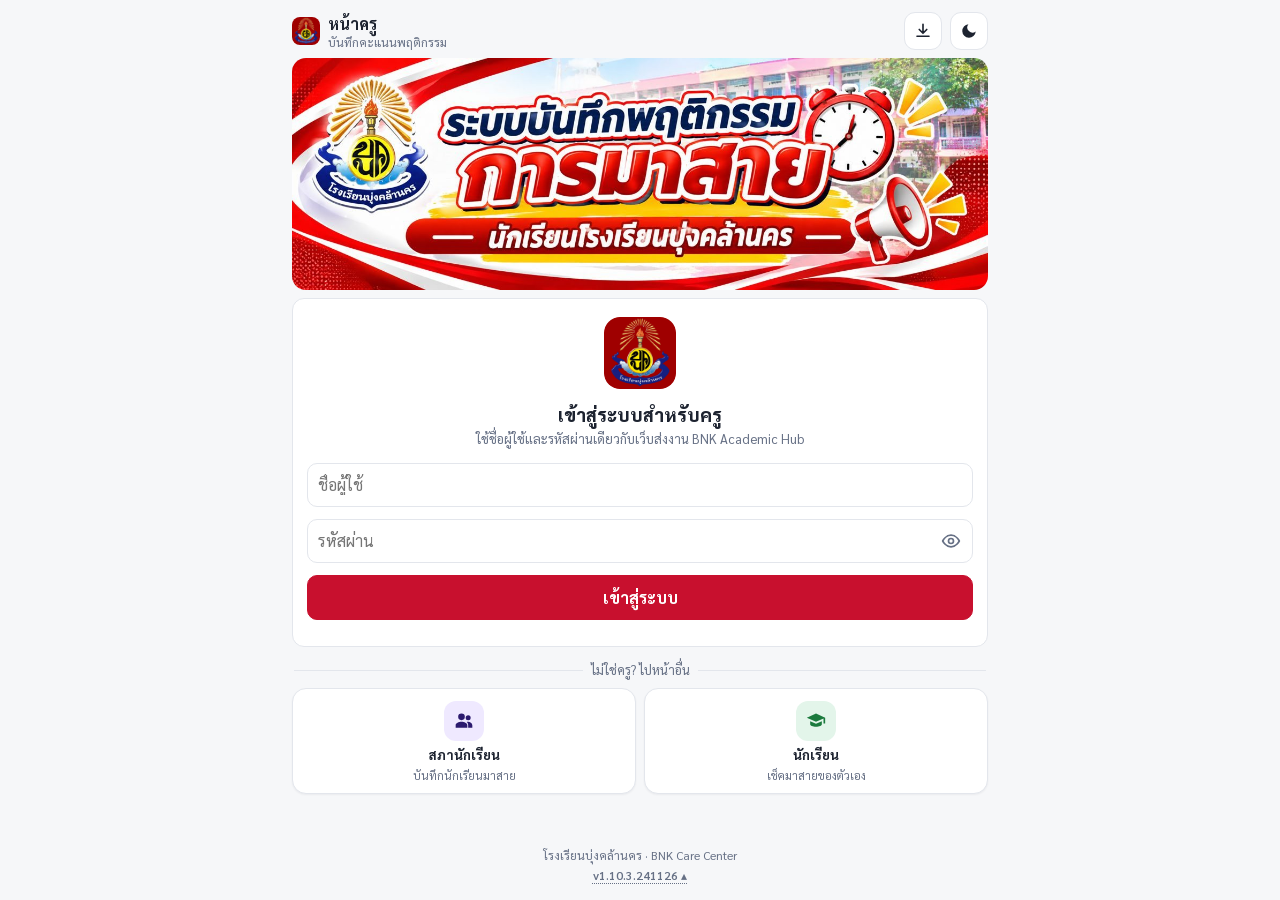
<file: index.html>
<!DOCTYPE html>
<html lang="th" data-theme="light"><head><meta charset="utf-8">
<meta name="viewport" content="width=device-width, initial-scale=1, viewport-fit=cover">
<title>BNK Care Center</title>
<meta name="robots" content="noindex">
<meta name="description" content="สำหรับครู — บันทึกเพิ่ม/หักคะแนนพฤติกรรมนักเรียน และดูคะแนนห้องที่ปรึกษา · โรงเรียนบุ่งคล้านคร">
<meta property="og:type" content="website">
<meta property="og:site_name" content="BNK Care Center">
<meta property="og:title" content="BNK Care Center">
<meta property="og:description" content="สำหรับครู — บันทึกเพิ่ม/หักคะแนนพฤติกรรมนักเรียน และดูคะแนนห้องที่ปรึกษา · โรงเรียนบุ่งคล้านคร">
<meta property="og:url" content="https://bnkacademic-commits.github.io/bnk-care-center/">
<meta property="og:image" content="https://bnkacademic-commits.github.io/bnk-care-center/assets/og-teacher.jpg?v=1.10.3">
<meta property="og:image:width" content="1200"><meta property="og:image:height" content="630">
<meta name="twitter:card" content="summary_large_image">
<meta name="theme-color" content="#c8102e">
<link rel="icon" type="image/png" sizes="32x32" href="icons/favicon-32.png">
<link rel="icon" type="image/png" sizes="16x16" href="icons/favicon-16.png">
<link rel="apple-touch-icon" href="icons/apple-touch-icon.png?v=1.02.2">
<link rel="manifest" href="manifest.webmanifest?v=1.02.2">
<meta name="apple-mobile-web-app-capable" content="yes"><meta name="mobile-web-app-capable" content="yes">
<meta name="application-name" content="BNK Care Center">
<meta name="apple-mobile-web-app-title" content="BNK Care Center">
<script>try{if(localStorage.getItem("bnkcc_theme")==="dark")document.documentElement.setAttribute("data-theme","dark")}catch(e){}</script>
<link href="https://fonts.googleapis.com/css2?family=Sarabun:wght@400;600;700;800&display=swap" rel="stylesheet">
<link rel="stylesheet" href="assets/cc.css?v=1.10.3.241126">
</head><body><div class="wrap">
<div class="top" id="top"></div>
<img class="ban" src="assets/banner.jpg" alt="ระบบบันทึกพฤติกรรมการมาสาย นักเรียนโรงเรียนบุ่งคล้านคร" width="1300" height="433">
<div id="v"></div>
</div>
<script src="assets/cc.js?v=1.10.3.241126"></script>
<script>
/* หน้าครู (หน้าหลัก) — ล็อกอินด้วยบัญชีเว็บส่งงาน · หัก/เพิ่มคะแนนทีละหลายคน · คะแนนห้องที่ปรึกษา (เมื่อเปิดสิทธิ์)
   ประหยัด: เปิดหน้า = staffMe 1 ครั้ง (สิทธิ์ + รายการของวันนี้) + roster (ส่งเฉพาะเมื่อรายชื่อเปลี่ยน) · ไม่มีการโหลดซ้ำอัตโนมัติ */
(function(){
const {$,esc,toast,api,store,IC}=CC;
let staff=store.get("staff"),ME=null,CFG=null,R=[],MINE=[],tab=store.get("tab")==="sc"?"sc":"adj",picker=null; // 1.05.1: จำแท็บไว้
let A={sign:-1,item:null,custom:false,late:false,cl:"",cp:"",note:""},busy=false,PH=[],EVC={}; // 1.05.0: PH = รูปหลักฐานที่รอส่ง · EVC = รูปที่โหลดแล้ว
let SC={room:"",list:null,period:"",q:"",key:"",st:null};
CC.chrome("หน้าครู","บันทึกคะแนนพฤติกรรม");
CC.setErr(e=>{if(e.code==="staff")out(e.message)});
// 1.06.1: ปุ่มไปหน้าอื่นแบบการ์ดไอคอน (สภา · นักเรียน · ดูคะแนน — ปุ่มดูคะแนนแสดงเมื่อเปิดหน้านั้นไว้ในเว็บส่งงาน)
const CHART='<svg viewBox="0 0 24 24" fill="none" stroke="currentColor" stroke-width="2" stroke-linecap="round" stroke-linejoin="round" aria-hidden="true"><circle cx="12" cy="12" r="9"/><path d="M12 3a9 9 0 0 1 9 9h-9z"/></svg>';
const vOn=()=>CFG?!!CFG.viewOn:store.get("vOn")==="1";
const linksHtml=()=>{const L=[["council.html","c-n",IC.group,"สภานักเรียน","บันทึกนักเรียนมาสาย"],["student.html","c-g",IC.stu,"นักเรียน","เช็คมาสายของตัวเอง"]].concat(vOn()?[["score.html","c-r",CHART,"ดูคะแนน","คะแนนรายคน"]]:[]);
  return `<nav class="lkA${L.length<3?" two":""}" aria-label="ไปหน้าอื่น">${L.map(x=>`<a href="${x[0]}" class="${x[1]}"><i>${x[2]}</i><b>${x[3]}</b><small>${x[4]}</small></a>`).join("")}</nav>`};

function loginView(msg){
  $("#v").innerHTML=`<form class="card lgx" id="lg" style="text-align:center;padding:18px 14px"><img src="icons/icon-192.png" alt="" width="72" height="72" style="border-radius:16px"><div style="font-weight:800;font-size:18px;margin:8px 0 2px">เข้าสู่ระบบสำหรับครู</div><div class="mut" style="margin-bottom:8px">ใช้ชื่อผู้ใช้และรหัสผ่านเดียวกับเว็บส่งงาน BNK Academic Hub</div>
  <input id="u" placeholder="ชื่อผู้ใช้" autocomplete="username" required><label class="pw"><input id="p" type="password" placeholder="รหัสผ่าน" autocomplete="current-password" required><button type="button" class="eye" id="eye" aria-label="แสดงรหัสผ่าน" title="แสดงรหัสผ่าน">${eyeSvg(false)}</button></label><button class="btn">เข้าสู่ระบบ</button><div class="red" id="lgm" style="margin-top:8px">${esc(msg||"")}</div></form>
  <div class="lk-h">ไม่ใช่ครู? ไปหน้าอื่น</div><div id="lks">${linksHtml()}</div>`;
}
function out(msg){staff="";ME=null;CFG=null;EVC={};CC.phc.clear();store.set("staff","");store.set("av","");loginView(msg)}
function eyeSvg(on){return '<svg viewBox="0 0 24 24" fill="none" stroke="currentColor" stroke-width="2" stroke-linecap="round" stroke-linejoin="round" aria-hidden="true"><path d="M2 12s3.6-7 10-7 10 7 10 7-3.6 7-10 7S2 12 2 12z"/><circle cx="12" cy="12" r="3"/>'+(on?'<path d="M4 20 20 4"/>':'')+'</svg>'}
// 1.05.1: รูปโปรไฟล์จากเว็บส่งงาน (จำไว้ในเครื่อง — เว็บส่งงานไม่ตอบก็ยังแสดงรูปเดิม) · ไม่มีรูป = ตัวอักษรแรกของชื่อ
function picHtml(){if(ME&&typeof ME.avatar==="string")store.set("av",ME.avatar);const u=store.get("av")||"",n=String((ME&&ME.name)||"").replace(CC.PRE,"").replace(/^(ครู|อ\.|ดร\.)\s*/,"").charAt(0);return u?`<img class="pic" src="${esc(u)}" alt="" referrerpolicy="no-referrer" onerror="this.outerHTML='<span class=&quot;pic&quot;>${esc(n)}</span>'">`:`<span class="pic">${esc(n)}</span>`}
async function login(){
  const b=$("#lg button");b.disabled=true;$("#lgm").textContent="";
  try{const d=await api("staffLogin",{username:$("#u").value.trim(),password:$("#p").value});staff=d.staffToken;store.set("staff",staff);ME=d.me;CFG=d.settings;MINE=[];await loadRoster();fetchMine();render()}
  catch(e){const m=$("#lgm");if(m){m.textContent=e.message;b.disabled=false}}
}
async function fetchMine(){try{const d=await api("mine",{staffToken:staff});MINE=d.mine;paintMine()}catch(e){}}
async function loadRoster(){const r=await CC.roster({staffToken:staff});R=r.rooms}
// 1.06.1: ก่อนล็อกอิน — ถามว่าเปิดหน้าดูคะแนนไหม (+ แบนเนอร์ล่าสุด) · จำไว้ในเครื่อง ครั้งหน้าแสดงทันที
async function tboot(){try{const d=await api("tboot");const v=d.viewOn?"1":"";if(v!==(store.get("vOn")||"")){store.set("vOn",v);const b=$("#lks");if(b)b.innerHTML=linksHtml()}}catch(e){}}
async function start(){
  if(!staff){loginView();tboot();return}
  $("#v").innerHTML='<div class="card mut">กำลังโหลด…</div>';
  try{
    const d=await api("staffMe",{staffToken:staff});if(d.staffToken){staff=d.staffToken;store.set("staff",staff)}
    ME=d.me;CFG=d.settings;MINE=d.mine||[];await loadRoster();render();
  }catch(e){if(e.code==="staff")return;$("#v").innerHTML=`<div class="card"><div class="mut">${esc(e.message)}</div><button class="btn" id="retry" style="margin-top:8px">ลองใหม่</button></div>`}
}
const care=()=>ME&&ME.kind==="care";
const scoreRooms=()=>care()?R.map(r=>({id:r.id,name:r.name})):(CFG.advisorView?ME.rooms:[]);
function render(){
  store.set("vOn",CFG&&CFG.viewOn?"1":""); // 1.06.1
  const sr=scoreRooms(),tabs=sr.length?`<div class="tabs"><button id="tA" class="${tab==="adj"?"on":""}">หัก / เพิ่มคะแนน</button><button id="tS" class="${tab==="sc"?"on":""}">${care()?"ดูคะแนน":"คะแนนห้อง "+esc(sr.map(r=>r.name).join(", "))}</button></div>`:"";
  if(!sr.length)tab="adj";
  $("#v").innerHTML=`${linksHtml()}<div class="me">${picHtml()}<div class="nm"><b>${esc(ME.name)}</b><span class="role${care()?" care":""}">${care()?"ครูกิจการนักเรียน":"ครู"}</span></div><button type="button" class="out" id="sout" title="ออกจากระบบ">${IC.out}<span>ออก</span></button></div>${tabs}<div id="pane"></div>`;
  tab==="adj"?adjView():scoreView();
}
// ---------- หัก / เพิ่มคะแนน ----------
function adjView(){
  $("#pane").innerHTML='<div id="pk"></div><div class="card" id="mine"></div>';
  picker=CC.Picker($("#pk"),{rooms:R,title:"รายชื่อที่เลือก",onChange:paintAct});
  paintAct();paintMine();
}
function curItem(){if(A.late)return{late:true,label:"มาสาย",delta:-(CFG.latePoints||0)||-0.0001};if(A.custom)return{label:A.cl.trim(),delta:A.sign*Math.abs(Math.trunc(+A.cp||0))};return A.item==null?null:CFG.items.find(x=>x.i===A.item)}
function paintAct(){
  const box=picker&&picker.actions();if(!box)return;
  const its=CFG.items.filter(x=>(x.delta>0)===(A.sign>0)),n=picker.sel().length,it=curItem(),cls=A.sign>0?"p":"m";
  box.innerHTML=`<div class="sw"><button type="button" class="m${A.sign<0?" on":""}" data-sg="-1">− หักคะแนน</button><button type="button" class="p${A.sign>0?" on":""}" data-sg="1">+ เพิ่มคะแนน</button></div>
  <div class="items">${A.sign<0?`<button type="button" class="lt${A.late?" on":""}" data-lt>⏰ มาสาย${CFG.latePoints?" −"+CFG.latePoints:""}</button>`:""}${its.map(x=>`<button type="button" class="${cls}${!A.custom&&!A.late&&A.item===x.i?" on":""}" data-it="${x.i}">${esc(x.label)} ${x.delta>0?"+":""}${x.delta}</button>`).join("")}${CFG.custom?`<button type="button" class="${cls}${A.custom?" on":""}" data-cus>อื่นๆ (พิมพ์เอง)</button>`:""}</div>
  ${!its.length&&!CFG.custom?`<div class="empty">ยังไม่มีรายการ${A.sign>0?"เพิ่ม":"หัก"}คะแนนที่ใช้ได้</div>`:""}
  ${A.custom?`<div class="cus"><input id="cl" placeholder="เรื่อง" maxlength="60" value="${esc(A.cl)}"><input id="cp" type="number" inputmode="numeric" min="1" max="100" placeholder="คะแนน" value="${esc(A.cp)}"></div>`:""}
  <input id="nt" class="fld" placeholder="หมายเหตุ (ถ้ามี)" maxlength="200" value="${esc(A.note)}">
  ${CFG.ev&&!A.late?phHtml():""}
  <button type="button" class="btn blk" id="save"${!n||!it||!it.label||!it.delta||busy?" disabled":""}>${saveTxt(it,n)}</button>`;
}
// ---------- 1.05.0: รูปหลักฐาน (ย่อในเครื่อง → Worker → Google Drive) ----------
const MAXP=()=>CFG.maxPhotos||5;
function phHtml(){return `<div class="phs"><div class="phl">📷 รูปหลักฐาน <span class="mut">(ถ้ามี · ไม่เกิน ${MAXP()} รูป)</span></div><div class="pht">${PH.map((p,i)=>`<span class="ph"><img src="${p.url}" alt=""><button type="button" data-phx="${i}" aria-label="เอารูปออก">✕</button></span>`).join("")}${PH.length<MAXP()?`<label class="phadd">＋<span>ถ่าย/เลือกรูป</span><input type="file" id="phin" accept="image/*" multiple hidden></label>`:""}</div><div class="mut" style="font-size:12px">ย่อรูปอัตโนมัติก่อนส่ง · เห็นเฉพาะครูกิจการนักเรียน ผู้บันทึก และผู้ดูแล</div></div>`}
function shrink(file){return new Promise((ok,no)=>{const u=URL.createObjectURL(file),im=new Image();im.onload=()=>{const M=1280,r=Math.min(1,M/Math.max(im.width,im.height)),c=document.createElement("canvas");c.width=Math.round(im.width*r);c.height=Math.round(im.height*r);c.getContext("2d").drawImage(im,0,0,c.width,c.height);URL.revokeObjectURL(u);let q=.82,d=c.toDataURL("image/jpeg",q);while(d.length>420000&&q>.4){q-=.12;d=c.toDataURL("image/jpeg",q)}ok(d)};im.onerror=()=>{URL.revokeObjectURL(u);no(new Error("เปิดรูปไม่ได้"))};im.src=u})}
async function addPhotos(files){for(const f of [...files]){if(PH.length>=MAXP()){toast("แนบได้ไม่เกิน "+MAXP()+" รูป");break}if(!/^image\//.test(f.type))continue;try{const d=await shrink(f);PH.push({url:d})}catch(e){toast(e.message)}}paintAct()}
async function upPhotos(ids,list){let ok=0;for(let i=0;i<list.length;i++){toast("กำลังอัปรูปหลักฐาน "+(i+1)+"/"+list.length+"…");try{await api("evup",{staffToken:staff,ids,base64:list[i].url.split(",")[1],mime:"image/jpeg"});ok++}catch(e){toast("อัปรูปไม่สำเร็จ: "+e.message)}}return ok}
// 1.08.0: โหลดทุกรูปพร้อมกัน · จำไว้ในเครื่อง 30 วัน (CC.phc · ล้างเมื่อออกจากระบบ) · ไม่สำเร็จมีปุ่ม "โหลดใหม่" · เปิดประวัติแล้วเตรียมรูปไว้ก่อน
async function evGet(eventId,p){if(EVC[p])return EVC[p];const c=await CC.phc.get(p);if(c)return EVC[p]=c;const d=await api("evget",{staffToken:staff,eventId,pid:p});EVC[p]="data:"+d.mime+";base64,"+d.base64;CC.phc.put(p,EVC[p]);return EVC[p]}
function evSlot(s,eventId,p){if(!s)return;s.className="evt";s.title="";s.innerHTML='<span class="mut">กำลังโหลด…</span>';evGet(eventId,p).then(src=>{s.className="evt ok";s.innerHTML=`<img src="${src}" alt="รูปหลักฐาน">`},e=>{s.className="evt bad";s.title=e.message||"";s.innerHTML=`<span>โหลดไม่สำเร็จ</span><button type="button" class="evre" data-evre="${eventId}" data-pid="${esc(p)}">โหลดใหม่</button>`})}
function evShow(eventId,pids,box){box.innerHTML=pids.map((p,i)=>`<span class="evt" data-evi="${i}"></span>`).join("");pids.forEach((p,i)=>evSlot(box.querySelector(`[data-evi="${i}"]`),eventId,p))}
function evPrefetch(hist){let n=0;(hist||[]).forEach(x=>(x.photos||[]).forEach(p=>{if(n++<6&&!EVC[p])evGet(x.id,p).catch(()=>{})}))}
function zoom(src){const z=document.createElement("div");z.className="zoom";z.innerHTML=`<img src="${src}" alt=""><button type="button" aria-label="ปิด">✕</button>`;z.addEventListener("click",()=>z.remove());document.body.appendChild(z)}
function phBadge(id,pids){return pids&&pids.length?` <button type="button" class="phb" data-ev="${id}" data-p="${esc(pids.join(","))}">📷 ${pids.length}</button>`:""}
function saveTxt(it,n){return busy?"กำลังบันทึก…":it&&it.late?"บันทึกมาสาย "+n+" คน":it&&it.delta?`บันทึก ${it.delta>0?"+":""}${it.delta} ให้ ${n} คน`:"เลือกรายการ"}
function paintMine(){
  const b=$("#mine");if(!b)return;
  b.innerHTML=`<div class="hd"><span>ที่ฉันบันทึกวันนี้ (${MINE.length})</span></div>`+(MINE.length?MINE.map(x=>x.late?`<div class="hi"><span class="pt t">${esc(x.time||"")}</span><span class="grow">${esc(x.name)} <span class="mut">· ${esc(x.room)} เลขที่ ${esc(x.no)}</span><small>มาสาย${x.note?" · "+esc(x.note):""}</small></span><button type="button" class="x" data-unl="${esc(x.key)}">ลบ</button></div>`:`<div class="hi"><span class="pt ${x.delta>0?"p":""}">${x.delta>0?"+":""}${x.delta}</span><span class="grow">${esc(x.name)} <span class="mut">· ${esc(x.room)} เลขที่ ${esc(x.no)}</span><small>${esc(x.item)}${x.note?" · "+esc(x.note):""}${phBadge(x.id,x.ph)}</small><span class="evs" id="evs${x.id}"></span></span>${CFG.ev&&(x.ph||[]).length<MAXP()?`<label class="x phup" title="แนบรูปหลักฐาน">📷+<input type="file" accept="image/*" hidden data-phup="${x.id}"></label>`:""}<button type="button" class="x" data-un="${x.id}">ยกเลิก</button></div>`).join(""):'<div class="empty">ยังไม่มีรายการ</div>');
}
async function save(){
  const sel=picker.sel(),it=curItem();if(!sel.length||!it||busy)return;
  busy=true;paintAct();
  try{
    if(it.late){const d=await api("late",{staffToken:staff,keys:sel.map(s=>s.key),note:A.note});MINE=d.mine;toast("บันทึกมาสาย "+d.added+" คน"+(d.skipped?" (สายแล้ววันนี้ "+d.skipped+" คน)":""));A.note="";picker.clear();paintMine();return}
    const p={staffToken:staff,keys:sel.map(s=>s.key),note:A.note};
    if(A.custom)p.custom={label:it.label,delta:it.delta};else{p.item=it.i;p.label=it.label}
    const d=await api("adjust",p);MINE=d.mine;
    if(PH.length&&d.ids&&d.ids.length){const n=await upPhotos(d.ids,PH);PH=[];try{MINE=(await api("mine",{staffToken:staff})).mine}catch(e){}toast(`บันทึก ${d.delta>0?"+":""}${d.delta} (${d.item}) ให้ ${d.n} คนแล้ว · แนบรูป ${n} รูป`)}
    else toast(`บันทึก ${d.delta>0?"+":""}${d.delta} (${d.item}) ให้ ${d.n} คนแล้ว`);
    A.note="";picker.clear();paintMine();
  }catch(e){toast(e.message)}finally{busy=false;paintAct()}
}
async function unadjust(id,btn){
  if(!(await CC.ask("ยกเลิกรายการนี้?","","ยกเลิกรายการ",{cancel:"ไม่ใช่"})))return;btn.disabled=true;
  try{const d=await api("unadjust",{staffToken:staff,id});MINE=d.mine;paintMine();if(SC.key)openStudent(SC.key);toast("ยกเลิกแล้ว")}catch(e){toast(e.message);btn.disabled=false}
}
async function unlate(key,btn){
  if(!(await CC.ask("ลบรายการมาสายนี้?","","ลบ")))return;btn.disabled=true;
  try{const d=await api("unlate",{staffToken:staff,key});MINE=d.mine;paintMine();toast("ลบแล้ว")}catch(e){toast(e.message);btn.disabled=false}
}
// ---------- คะแนน ----------
function lvTxt(l){return l==="good"?"ดี":l==="fair"?"พอใช้":"ต้องปรับปรุง"}
function scoreView(){
  const rooms=scoreRooms();if(!SC.room||!rooms.some(r=>r.id===SC.room))SC.room=rooms[0].id;
  if(SC.key){
    const d=SC.st;if(!d){$("#pane").innerHTML='<div class="card mut">กำลังโหลด…</div>';return}
    const sp=d.startPoints||100;
    $("#pane").innerHTML=`<button class="back" id="sback">‹ กลับไปรายชื่อ</button><div class="card"><div class="st1">${CC.ring(d.score,sp)}<div><b style="font-size:17px">${esc(d.student.name)}</b><div class="mut" style="margin:2px 0 6px">${esc(d.student.room)} เลขที่ ${esc(d.student.no)} · มาสาย ${d.late} ครั้ง</div><span class="lvp lv-${d.level}">ระดับ ${lvTxt(d.level)}</span></div></div>${care()?`<button type="button" class="btn blk rpt" id="rpt">📄 รายงาน PDF (แนบบันทึก / ทัณฑ์บน)</button>`:""}</div>
    <div class="card"><b>รายงานพฤติกรรม</b> <span class="mut">(${esc(d.period||"")})</span><div style="margin-top:6px">${d.hist.length?d.hist.map(x0=>{const x=CC.skipFix(x0),w=x._src?{k:"t",t:"ครู",n:x.tch||""}:CC.who(x.by,x.who),tm=CC.tmOf(x),meta=`<small>${CC.thD(x.date)}${x._p?" · คาบ "+esc(x._p):""}${tm?" · "+esc(tm)+" น.":""}${w.n?` · ${x._src?"ครูผู้สอน":"บันทึกโดย"} <span class="nw">${esc(w.n)}</span>`:(x._src?" · จากเว็บเช็คชื่อ":"")}</small>`;return x.kind==="late"?`<div class="hi"><span class="pt">${x.delta||0}</span><span class="grow"><span class="hh"><span>มาสาย${x.reason?` <span class="mut">(${esc(x.reason)})</span>`:""}</span>${CC.whoTag(w)}</span>${meta}</span></div>`
      :`<div class="hi"><span class="pt ${x.delta>0?"p":""}">${x.delta>0?"+":""}${x.delta}</span><span class="grow"><span class="hh"><span>${esc(x.item)}${x.note?` <span class="mut">— ${esc(x.note)}</span>`:""}${phBadge(x.id,x.photos)}</span>${CC.whoTag(w)}</span>${meta}<span class="evs" id="evs${x.id}"></span></span>${care()||MINE.some(m=>m.id===x.id)?`<button type="button" class="x" data-un="${x.id}">ยกเลิก</button>`:""}</div>`}).join(""):'<div class="mut">ยังไม่มีรายการ</div>'}</div></div>`;
    return;
  }
  const L=(SC.list||[]).filter(([k,n,m])=>!SC.q||CC.hit(m,SC.q)||n===SC.q);
  $("#pane").innerHTML=`<div class="flt"><select id="scr" aria-label="เลือกห้อง">${rooms.map(r=>`<option value="${esc(r.id)}"${r.id===SC.room?" selected":""}>${esc(r.name)}</option>`).join("")}</select><input id="scq" type="search" placeholder="ค้นหาชื่อหรือเลขที่" value="${esc(SC.q)}"></div>
  <div class="card">${SC.list&&SC.period?`<div class="mut" style="margin-bottom:6px">นับคะแนน: ${esc(SC.period)}</div>`:""}${!SC.list?'<div class="mut">กำลังโหลด…</div>':L.map(([k,n,m,sc,lv,late])=>`<button class="srow" data-k="${esc(k)}"><span class="no">${esc(n)}</span><span class="nm">${esc(m)}${late?` <span class="mut">· สาย ${late}</span>`:""}</span><span class="sc lv-${lv}">${sc}</span></button>`).join("")||'<div class="mut">ไม่พบรายชื่อ</div>'}</div>`;
  if(!SC.list)loadScores();
}
async function loadScores(){const r=SC.room;try{const d=await api("scores",{staffToken:staff,roomId:r});if(r!==SC.room)return;SC.list=d.list;SC.period=d.period;if(tab==="sc"&&!SC.key)scoreView()}catch(e){toast(e.message)}}
async function openStudent(k){SC.key=k;SC.st=null;scoreView();try{SC.st=await api("student",{staffToken:staff,key:k});evPrefetch(SC.st.hist);if(SC.key===k&&tab==="sc")scoreView()}catch(e){toast(e.message);SC.key="";scoreView()}}

// 1.05.1: กด Back ตอนดูนักเรียนรายคน = กลับรายชื่อ · เลือกนักเรียนไว้แต่ยังไม่บันทึก = ถามก่อนออก
CC.back.sub(()=>!!ME&&tab==="sc"&&!!SC.key&&!!$("#sback"),()=>{const b=$("#sback");if(b)b.click()});
CC.back.dirty(()=>{const n=ME&&tab==="adj"&&picker&&$("#pk")&&picker.sel().length;return n?"เลือกนักเรียนไว้ "+n+" คน ยังไม่ได้บันทึก ออกจากหน้านี้เลยไหม?":""});
document.addEventListener("submit",e=>{if(e.target.id==="lg"){e.preventDefault();login()}});
document.addEventListener("click",e=>{
  const t=e.target;
  if(t.id==="retry"){start();return}
  if(t.closest("#sout")){CC.ask("ออกจากระบบ?","ครั้งหน้าต้องเข้าสู่ระบบด้วยบัญชีเว็บส่งงานอีกครั้ง","ออกจากระบบ",{icon:IC.out}).then(ok=>{if(ok)out("")});return}
  const ey=t.closest("#eye");if(ey){const p=$("#p"),on=p.type==="password";p.type=on?"text":"password";ey.classList.toggle("on",on);ey.innerHTML=eyeSvg(on);ey.setAttribute("aria-label",on?"ซ่อนรหัสผ่าน":"แสดงรหัสผ่าน");ey.title=ey.getAttribute("aria-label");return}
  if(t.closest("#tA")){tab="adj";store.set("tab",tab);render();return}
  if(t.closest("#tS")){if(picker&&picker.sel().length){CC.ask("ยังไม่ได้บันทึก","เลือกนักเรียนไว้ "+picker.sel().length+" คน ยังไม่ได้บันทึก ไปหน้าดูคะแนนเลยไหม?","ไปเลย").then(ok=>{if(ok){picker.clear();tab="sc";store.set("tab",tab);SC.key="";SC.list=null;render()}});return}tab="sc";store.set("tab",tab);SC.key="";SC.list=null;render();return}
  const sg=t.closest("[data-sg]");if(sg){A.sign=+sg.dataset.sg;A.item=null;A.custom=false;A.late=false;paintAct();return}
  if(t.closest("[data-lt]")){A.late=true;A.item=null;A.custom=false;paintAct();return}
  const it=t.closest("[data-it]");if(it){A.item=+it.dataset.it;A.custom=false;A.late=false;paintAct();return}
  if(t.closest("[data-cus]")){A.custom=true;A.late=false;A.item=null;paintAct();const c=$("#cl");if(c)c.focus();return}
  if(t.closest("#save")){save();return}
  const px=t.closest("[data-phx]");if(px){PH.splice(+px.dataset.phx,1);paintAct();return}
  const pb=t.closest("[data-ev]");if(pb){const box=$("#evs"+pb.dataset.ev);if(box){if(box.innerHTML){box.innerHTML="";return}evShow(+pb.dataset.ev,pb.dataset.p.split(","),box)}return}
  const er=t.closest("[data-evre]");if(er){delete EVC[er.dataset.pid];evSlot(er.closest(".evt"),+er.dataset.evre,er.dataset.pid);return}
  const zi=t.closest(".evt img");if(zi){zoom(zi.src);return}
  if(t.closest("#rpt")){report();return}
  const un=t.closest("[data-un]");if(un){unadjust(+un.dataset.un,un);return}
  const ul=t.closest("[data-unl]");if(ul){unlate(ul.dataset.unl,ul);return}
  const sr=t.closest(".srow");if(sr){openStudent(sr.dataset.k);return}
  if(t.closest("#sback")){SC.key="";SC.st=null;SC.list=null;scoreView();return}
});
document.addEventListener("input",e=>{
  const id=e.target.id;
  if(id==="nt")A.note=e.target.value;
  else if(id==="cl"||id==="cp"){A[id]=e.target.value;const b=$("#save"),it=curItem(),n=picker?picker.sel().length:0;if(b){b.disabled=!n||!it.label||!it.delta||busy;b.textContent=it.delta?`บันทึก ${it.delta>0?"+":""}${it.delta} ให้ ${n} คน`:"ใส่คะแนน"}}
  else if(id==="scq"){SC.q=e.target.value.trim();clearTimeout(SC.h);SC.h=setTimeout(()=>{scoreView();const i=$("#scq");if(i){i.focus();i.setSelectionRange(i.value.length,i.value.length)}},200)}
});
document.addEventListener("change",async e=>{
  if(e.target.id==="scr"){SC.room=e.target.value;SC.list=null;scoreView();return}
  if(e.target.id==="phin"){await addPhotos(e.target.files);return}
  const u=e.target.dataset&&e.target.dataset.phup;if(u&&e.target.files.length){const f=[];for(const x of [...e.target.files].slice(0,1)){try{f.push({url:await shrink(x)})}catch(er){toast(er.message)}}if(f.length){const n=await upPhotos([+u],f);if(n)toast("แนบรูปแล้ว");try{MINE=(await api("mine",{staffToken:staff})).mine;paintMine()}catch(er){}}}
});
// ---------- 1.05.0: รายงาน PDF รายบุคคล (ครูกิจการนักเรียน) ----------
function loadJs(src){return new Promise((ok,no)=>{const s=document.createElement("script");s.src=src;s.onload=ok;s.onerror=()=>no(new Error("โหลดไลบรารีไม่สำเร็จ — ตรวจสอบอินเทอร์เน็ต"));document.head.appendChild(s)})}
async function report(){
  const d=SC.st;if(!d)return;
  if(!window.CareReport)await loadJs("assets/carereport.js?v="+CC.VERSION);
  CareReport.open({data:d,school:"โรงเรียนบุ่งคล้านคร",fileName:"รายงานพฤติกรรม_"+String(d.student.room).replace("ม.","ม").replace("/","-")+"_"+d.student.no+"_"+String(d.student.name).replace(/\s+/g,"_")+".pdf",
    load:async()=>{if(!window.html2canvas)await loadJs("https://cdnjs.cloudflare.com/ajax/libs/html2canvas/1.4.1/html2canvas.min.js");if(!window.jspdf)await loadJs("https://cdnjs.cloudflare.com/ajax/libs/jspdf/2.5.1/jspdf.umd.min.js");return{h2c:window.html2canvas,jsPDF:window.jspdf.jsPDF}},
    getPhoto:evGet});
}
start();
})();
</script>
</body></html>
</file>
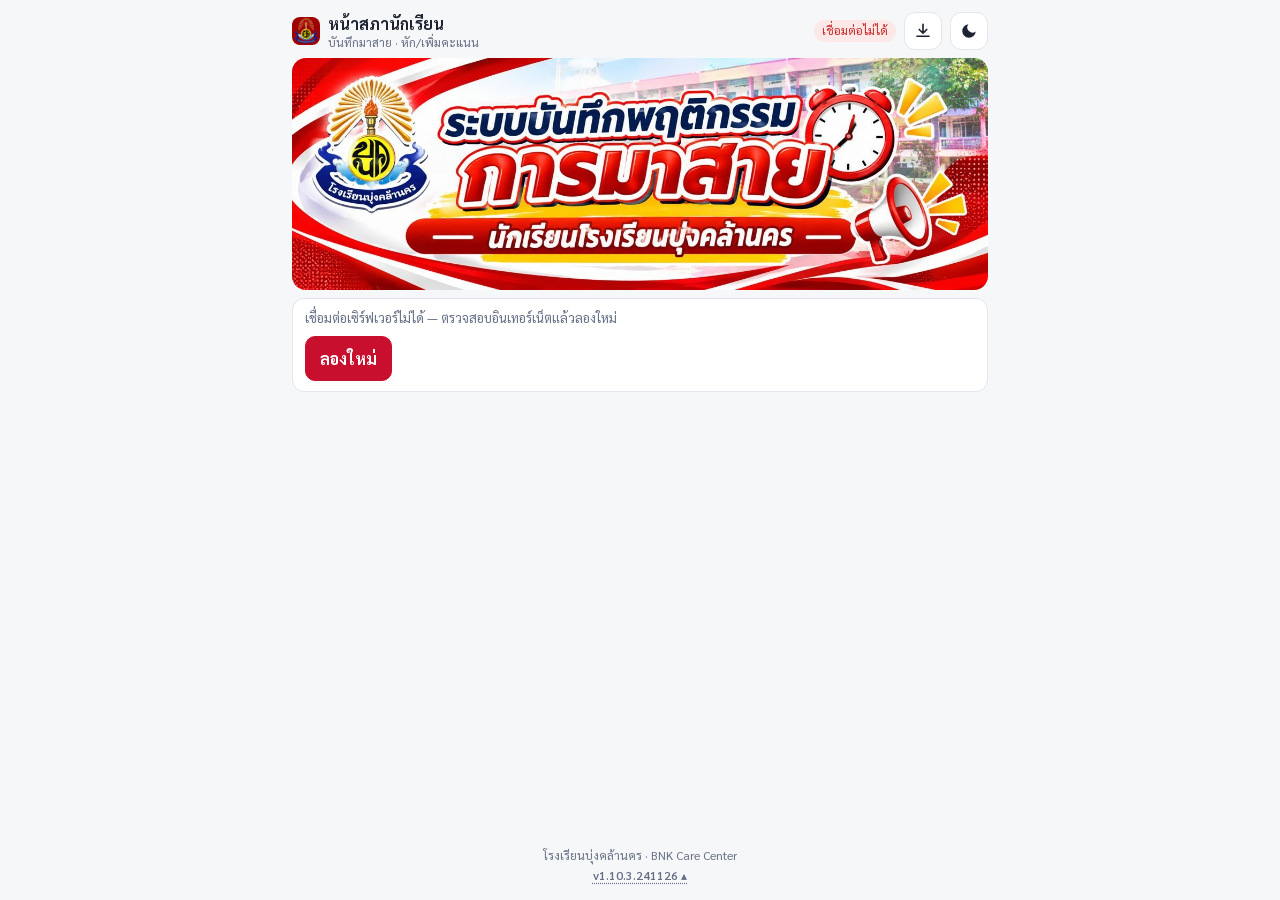
<file: council.html>
<!DOCTYPE html>
<html lang="th" data-theme="light"><head><meta charset="utf-8">
<meta name="viewport" content="width=device-width, initial-scale=1, viewport-fit=cover">
<title>BNK Care Center สภานักเรียน</title>
<meta name="robots" content="noindex">
<meta name="description" content="สำหรับสภานักเรียน — บันทึกนักเรียนมาสายประจำวัน · โรงเรียนบุ่งคล้านคร">
<meta property="og:type" content="website">
<meta property="og:site_name" content="BNK Care Center">
<meta property="og:title" content="BNK Care Center สภานักเรียน">
<meta property="og:description" content="สำหรับสภานักเรียน — บันทึกนักเรียนมาสายประจำวัน · โรงเรียนบุ่งคล้านคร">
<meta property="og:url" content="https://bnkacademic-commits.github.io/bnk-care-center/council.html">
<meta property="og:image" content="https://bnkacademic-commits.github.io/bnk-care-center/assets/og-council.jpg?v=1.10.3">
<meta property="og:image:width" content="1200"><meta property="og:image:height" content="630">
<meta name="twitter:card" content="summary_large_image">
<meta name="theme-color" content="#c8102e">
<link rel="icon" type="image/png" sizes="32x32" href="icons/favicon-32.png">
<link rel="icon" type="image/png" sizes="16x16" href="icons/favicon-16.png">
<link rel="apple-touch-icon" href="icons/council-apple-touch-icon.png?v=1.02.2">
<link rel="manifest" href="council.webmanifest?v=1.02.2">
<meta name="apple-mobile-web-app-capable" content="yes"><meta name="mobile-web-app-capable" content="yes">
<meta name="application-name" content="BNK Care Center สภานักเรียน">
<meta name="apple-mobile-web-app-title" content="BNK Care Center สภานักเรียน">
<script>try{if(localStorage.getItem("bnkcc_theme")==="dark")document.documentElement.setAttribute("data-theme","dark")}catch(e){}</script>
<link href="https://fonts.googleapis.com/css2?family=Sarabun:wght@400;600;700;800&display=swap" rel="stylesheet">
<link rel="stylesheet" href="assets/cc.css?v=1.10.3.241126">
</head><body><div class="wrap">
<div class="top" id="top"></div>
<img class="ban" src="assets/banner.jpg" alt="ระบบบันทึกพฤติกรรมการมาสาย นักเรียนโรงเรียนบุ่งคล้านคร" width="1300" height="433">
<div id="v"></div>
</div>
<script src="assets/cc.js?v=1.10.3.241126"></script>
<script>
/* หน้าสภานักเรียน — ใส่ PIN ครั้งเดียว · เลือกผู้บันทึกจากรายชื่อสภานักเรียน · เช็คมาสายทีละหลายคน
   ประหยัด: รายชื่อนักเรียนจำไว้ในเครื่อง · รายการวันนี้โหลดใหม่ทุก 2 นาทีเฉพาะตอนเปิดหน้าจออยู่ · ไม่ได้ใช้งาน 10 นาที = หยุดโหลด */
(function(){
const {$,esc,toast,api,store}=CC;
const POLL_MS=120000,IDLE_MS=600000;
let token=store.get("token"),rec=store.get("rec"),R=[],COUNCIL=[],RECS=[],ADJ=[],ITEMS=[],LP=0,SELI="late",NOTE="",today="",picker=null,busy=false,pinIn="",lastUse=Date.now(),lastLoad=0,paused=false,recQ="";
CC.chrome("หน้าสภานักเรียน","บันทึกมาสาย · หัก/เพิ่มคะแนน");
CC.setErr(e=>{if(e.code==="auth")logout(token?"รหัส PIN ถูกเปลี่ยน กรุณาใส่รหัสใหม่":"");else if(e.code==="nopin")noPin(e.message)});
const late=()=>{const m={};RECS.forEach(r=>m[r.key]=r);return m};
// 1.05.1: เลือกนักเรียนไว้แต่ยังไม่บันทึก → กด Back / ปิดหน้า = ถามก่อนออก
CC.back.dirty(()=>{const n=picker&&$("#pk")&&picker.sel().length;return n?"เลือกนักเรียนไว้ "+n+" คน ยังไม่ได้บันทึก ออกจากหน้านี้เลยไหม?":""});

// ---------- PIN ----------
function pinView(msg){
  pinIn="";CC.status(false,"");
  $("#v").innerHTML=`<div class="card pin"><b class="t">ใส่รหัส PIN</b><div class="mut" style="margin-top:4px">ขอรหัสจากครูกิจการนักเรียน · ใส่ครั้งเดียว เครื่องนี้จะจำไว้</div><div class="dots" id="pd"></div><div class="kp">${[1,2,3,4,5,6,7,8,9].map(n=>`<button type="button" data-pn="${n}">${n}</button>`).join("")}<button type="button" class="dl" data-pn="del">ลบ</button><button type="button" data-pn="0">0</button><button type="button" class="ok" data-pn="ok">ตกลง</button></div><div class="red" style="margin-top:10px">${esc(msg||"")}</div></div>`;
  pinPaint();
}
function pinPaint(){const d=$("#pd");if(!d)return;let h="";for(let i=0;i<6;i++)h+=`<i class="${i<pinIn.length?"f":(i>=4?"x":"")}"></i>`;d.innerHTML=h;const ok=document.querySelector('[data-pn="ok"]');if(ok)ok.disabled=pinIn.length<4}
function pinKey(k){if(k==="del")pinIn=pinIn.slice(0,-1);else if(k==="ok"){if(pinIn.length>=4)login(pinIn);return}else if(pinIn.length<6)pinIn+=k;pinPaint();if(pinIn.length===6)login(pinIn)}
async function login(pin){document.querySelectorAll(".kp button").forEach(b=>b.disabled=true);try{const d=await api("pin",{pin});token=d.token||"";store.set("token",token);await start()}catch(e){if(e.code!=="nopin")pinView(e.message)}}
function logout(msg){token="";store.set("token","");pinView(msg)}
function noPin(msg){$("#v").innerHTML=`<div class="card"><b>ยังเปิดใช้งานไม่ได้</b><div class="mut" style="margin-top:6px">${esc(msg||"")}</div><button class="btn" id="retry" style="margin-top:10px">ลองใหม่</button></div>`}

// ---------- เริ่ม ----------
async function start(){
  CC.status(false,"กำลังเชื่อมต่อ…");$("#v").innerHTML='<div class="card mut">กำลังโหลดรายชื่อนักเรียน…</div>';
  try{
    const [t,r]=await Promise.all([api("today",{token}),CC.roster({token})]);
    R=r.rooms;applyToday(t);CC.status(true,"ออนไลน์");
    if(!R.length){$("#v").innerHTML='<div class="card mut">ยังไม่พบรายชื่อนักเรียนในระบบ</div>';return}
    render();
  }catch(e){
    if(e.code==="auth"||e.code==="nopin")return;
    CC.status(false,"เชื่อมต่อไม่ได้");
    $("#v").innerHTML=`<div class="card"><div class="mut">${esc(e.message)}</div><button class="btn" id="retry" style="margin-top:8px">ลองใหม่</button></div>`;
  }
}
function applyToday(t){today=t.today;RECS=t.records;ADJ=t.adj||[];ITEMS=t.items||[];LP=t.latePoints||0;COUNCIL=t.council||[];lastLoad=Date.now();if(SELI!=="late"&&!ITEMS.some(x=>x.i===SELI))SELI="late"}
const recInfo=()=>COUNCIL.find(c=>c[0]===rec);
// 1.03.0: แท็บเดียว — เลือกนักเรียน แล้ว "เลือกรายการ" (มาสาย = ค่าเริ่มต้น · รายการหัก/เพิ่มที่ครูกิจการฯ เปิดให้สภา)
function render(){
  if(!recInfo())return recView();
  const c=recInfo();
  $("#v").innerHTML=`<div class="rec">${CC.councilAv(c[1])}<span class="grow">ผู้บันทึก: <b>${esc(c[1])}</b> <span class="mut">· ${esc(c[2])}</span></span><button type="button" id="chg">เปลี่ยน</button></div><div id="pk"></div><div class="card" id="today"></div>`;
  picker=CC.Picker($("#pk"),{rooms:R,title:"รายชื่อที่เลือก",block:k=>SELI==="late"&&late()[k]?"สายแล้ววันนี้":"",onChange:paintAct});
  paintAct();paintToday();
}
const curIt=()=>SELI==="late"?null:ITEMS.find(x=>x.i===SELI);
function paintAct(){
  const b=picker&&picker.actions();if(!b)return;const n=picker.sel().length,it=curIt();
  b.innerHTML=`<div class="lb">เลือกรายการ</div><div class="items"><button type="button" class="lt${SELI==="late"?" on":""}" data-si="late">⏰ มาสาย${LP?" −"+LP:""}</button>${ITEMS.map(x=>`<button type="button" class="${x.delta>0?"p":"m"}${SELI===x.i?" on":""}" data-si="${x.i}">${esc(x.label)} ${x.delta>0?"+":""}${x.delta}</button>`).join("")}</div>
  ${it?`<input id="nt" class="fld" placeholder="หมายเหตุ (ถ้ามี)" maxlength="200" value="${esc(NOTE)}">`:""}
  <button type="button" class="btn blk" id="mk" style="margin-top:4px"${!n||busy?" disabled":""}>${busy?"กำลังบันทึก…":!n?(it?"เลือกนักเรียน":"เลือกนักเรียนที่มาสาย"):it?`บันทึก ${it.delta>0?"+":""}${it.delta} (${esc(it.label)}) ให้ ${n} คน`:"บันทึกมาสาย "+n+" คน"}</button>`;
}
function paintToday(){
  const b=$("#today");if(!b)return;
  const L=RECS.map(r=>({at:r.at||0,h:`<div class="hi"><span class="pt t">${esc(r.time||"")}</span><span class="grow">${esc(r.name)} <span class="mut">· ${esc(r.room)} เลขที่ ${esc(r.no)}</span><small>มาสาย · ${r.reason?esc(r.reason)+" · ":""}${r.by==="นักเรียนแจ้งเอง"?"นักเรียนแจ้งเอง":"บันทึกโดย "+esc(r.by||"-")}</small></span><button type="button" class="x" data-del="${esc(r.key)}">ลบ</button></div>`}))
    .concat(ADJ.map(x=>({at:x.at||0,h:`<div class="hi"><span class="pt ${x.delta>0?"p":""}">${x.delta>0?"+":""}${x.delta}</span><span class="grow">${esc(x.name)} <span class="mut">· ${esc(x.room)} เลขที่ ${esc(x.no)}</span><small>${esc(x.item)}${x.note?" · "+esc(x.note):""} · บันทึกโดย ${esc(x.by||"-")}</small></span><button type="button" class="x" data-dadj="${x.id}">ลบ</button></div>`}))).sort((a,c)=>c.at-a.at);
  b.innerHTML=`<div class="hd"><span>บันทึกวันนี้ · ${L.length} รายการ</span><span class="mut">${esc(CC.thD(today))}</span></div>`+(L.length?L.map(x=>x.h).join(""):'<div class="empty">ยังไม่มีรายการวันนี้</div>')+`<div class="mut" style="margin-top:6px">มาสาย ${RECS.length} คน${ADJ.length?" · หัก/เพิ่มคะแนน "+ADJ.length+" รายการ":""}</div>`;
}
// ---------- เลือกผู้บันทึก ----------
function recView(){
  $("#v").innerHTML=`<div class="card"><div style="font-weight:800;font-size:17px;margin-bottom:6px">ใครเป็นผู้บันทึก?</div>${COUNCIL.length?`<input id="rq" type="search" placeholder="พิมพ์ชื่อสมาชิกสภานักเรียน" value="${esc(recQ)}" autocomplete="off" style="width:100%"><div id="rl" style="margin-top:8px"></div>`:'<div class="mut">ยังไม่มีรายชื่อสมาชิกสภานักเรียน — ครูกิจการนักเรียนเพิ่มได้ที่เว็บส่งงาน › กิจการนักเรียน › ตั้งค่า</div>'}</div>`;
  paintRec();
}
function paintRec(){
  const b=$("#rl");if(!b)return;const L=COUNCIL.filter(c=>CC.hit(c[1],recQ));
  b.innerHTML=(recQ?`<div class="sug">${L.map(c=>`<button type="button" data-rec="${esc(c[0])}"><span>${CC.mark(c[1],recQ)}</span><span class="mut">${esc(c[2])}</span></button>`).join("")||'<div class="empty" style="padding:10px">ไม่พบชื่อ</div>'}</div>`
    :`<div class="mut" style="margin-bottom:4px">สมาชิกสภานักเรียนทั้งหมด (${COUNCIL.length} คน)</div>`+L.map(c=>`<div class="r"><span class="n">${esc(c[1])}</span><span class="mut">${esc(c[2])}</span><button type="button" class="add" data-rec="${esc(c[0])}">เลือก</button></div>`).join(""));
}
// ---------- บันทึก / ลบ ----------
async function mark(){
  const sel=picker.sel(),it=curIt();if(!sel.length||busy)return;busy=true;paintAct();
  try{
    if(it){const d=await api("cadjust",{token,by:rec,keys:sel.map(s=>s.key),item:it.i,label:it.label,note:NOTE});toast(`บันทึก ${d.delta>0?"+":""}${d.delta} (${d.item}) ให้ ${d.n} คนแล้ว`);NOTE=""}
    else{const d=await api("mark",{token,by:rec,keys:sel.map(s=>s.key)});toast("บันทึกมาสาย "+d.added+" คน"+(d.skipped?" (มีแล้ว "+d.skipped+" คน)":""))}
    picker.clear();await reload();
  }catch(e){if(e.code==="by"){rec="";store.set("rec","");await reload();render()}else if(/โหลดหน้าใหม่/.test(e.message))await reload();toast(e.message)}
  finally{busy=false;paintAct()}
}
async function del(k,btn){const r=RECS.find(x=>x.key===k);if(!r||!(await CC.ask("ลบ "+r.name+" ออกจากรายการมาสายวันนี้?","","ลบ")))return;btn.disabled=true;try{await api("unmark",{token,key:k,date:today});await reload();toast("ลบแล้ว")}catch(e){toast(e.message);btn.disabled=false}}
async function delAdj(id,btn){const x=ADJ.find(a=>a.id===id);if(!x||!(await CC.ask(`ลบ ${x.item} (${x.delta>0?"+":""}${x.delta}) ของ ${x.name}?`,"","ลบ")))return;btn.disabled=true;try{await api("cunadjust",{token,id});await reload();toast("ลบแล้ว")}catch(e){toast(e.message);btn.disabled=false}}
async function reload(){try{const t=await api("today",{token});const oldRec=!!recInfo();applyToday(t);CC.status(true,"ออนไลน์");if(!!recInfo()!==oldRec)return render();paintToday();if(picker)picker.refresh()}catch(e){if(token&&e.net)CC.status(false,"เชื่อมต่อไม่ได้")}}
// โหลดรายการวันนี้ใหม่ทุก 2 นาที (เฉพาะตอนเปิดหน้าจออยู่และมีการใช้งาน)
function tick(){if(!token&&R.length===0)return;if(document.hidden||!R.length)return;if(Date.now()-lastUse>IDLE_MS){if(!paused){paused=true;CC.status(false,"พักอัปเดต · แตะเพื่อเริ่มใหม่")}return}if(Date.now()-lastLoad>=POLL_MS-1000)reload()}
function wake(){lastUse=Date.now();if(paused){paused=false;CC.status(true,"ออนไลน์");reload()}}
["pointerdown","keydown"].forEach(ev=>document.addEventListener(ev,wake,{passive:true}));
document.addEventListener("visibilitychange",()=>{if(!document.hidden&&R.length&&Date.now()-lastLoad>POLL_MS){lastUse=Date.now();reload()}});
setInterval(tick,30000);

document.addEventListener("click",e=>{
  const t=e.target;
  if(t.id==="retry"){start();return}
  const pk=t.closest("[data-pn]");if(pk){pinKey(pk.dataset.pn);return}
  const rc=t.closest("[data-rec]");if(rc){rec=rc.dataset.rec;store.set("rec",rec);recQ="";render();return}
  if(t.closest("#chg")){rec="";store.set("rec","");recView();const i=$("#rq");if(i)i.focus();return}
  if(t.closest("#mk")){mark();return}
  const d=t.closest("[data-del]");if(d){del(d.dataset.del,d);return}
  const da=t.closest("[data-dadj]");if(da){delAdj(+da.dataset.dadj,da);return}
  const si=t.closest("[data-si]");if(si){SELI=si.dataset.si==="late"?"late":+si.dataset.si;if(picker)picker.refresh();paintAct();return}
});
document.addEventListener("input",e=>{if(e.target.id==="rq"){recQ=e.target.value.trim();paintRec()}else if(e.target.id==="nt")NOTE=e.target.value});
start();
})();
</script>
</body></html>
</file>
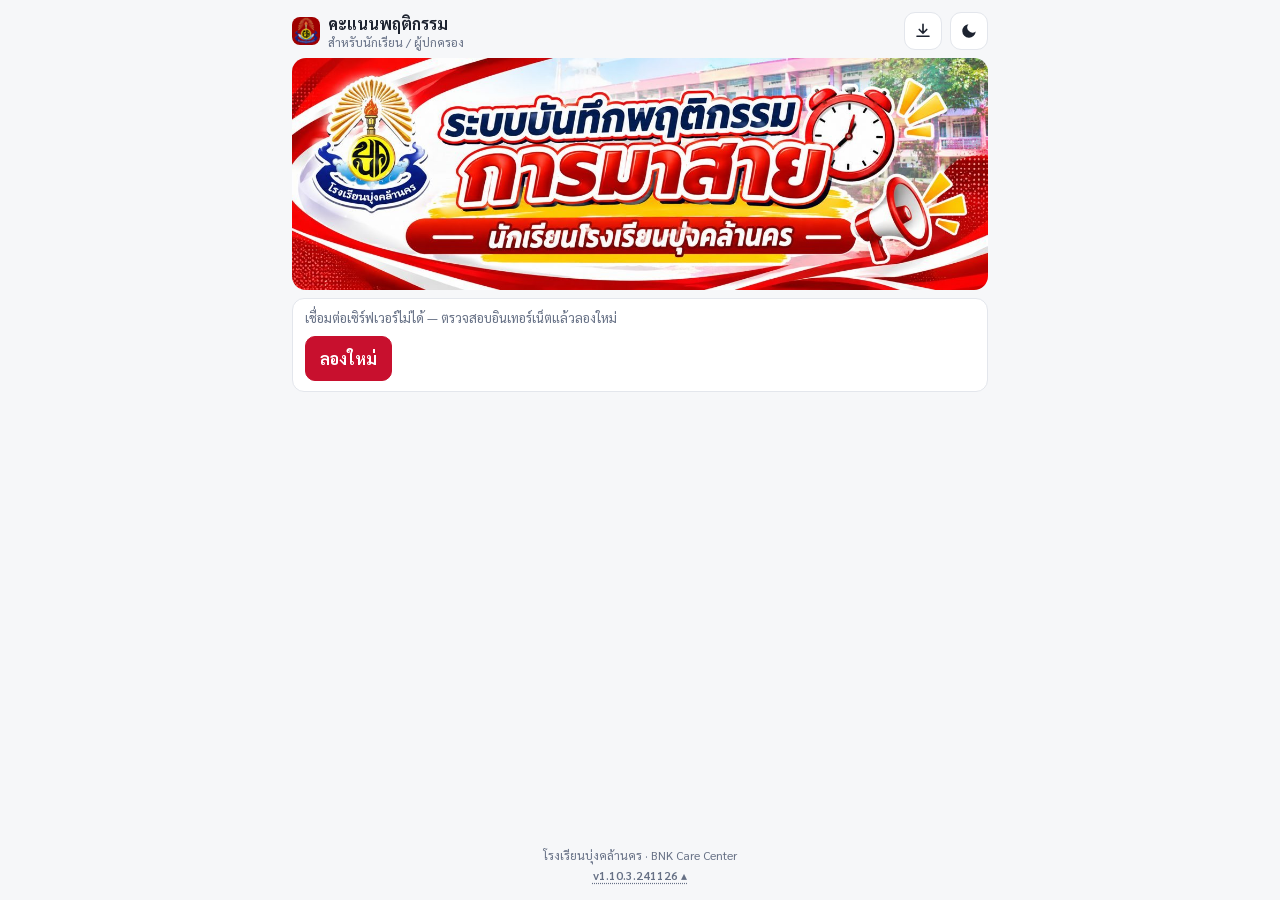
<file: score.html>
<!DOCTYPE html>
<html lang="th" data-theme="light"><head><meta charset="utf-8">
<meta name="viewport" content="width=device-width, initial-scale=1, viewport-fit=cover">
<title>BNK Care Center — คะแนนพฤติกรรม</title>
<meta name="robots" content="noindex">
<meta name="description" content="สำหรับนักเรียนและผู้ปกครอง — ดูคะแนนพฤติกรรมและประวัติการหัก/เพิ่มคะแนน · โรงเรียนบุ่งคล้านคร">
<meta property="og:type" content="website">
<meta property="og:site_name" content="BNK Care Center">
<meta property="og:title" content="คะแนนพฤติกรรม — BNK Care Center">
<meta property="og:description" content="สำหรับนักเรียนและผู้ปกครอง — ดูคะแนนพฤติกรรมและประวัติการหัก/เพิ่มคะแนน · โรงเรียนบุ่งคล้านคร">
<meta property="og:url" content="https://bnkacademic-commits.github.io/bnk-care-center/score.html">
<meta property="og:image" content="https://bnkacademic-commits.github.io/bnk-care-center/assets/og-score.jpg?v=1.10.3">
<meta property="og:image:width" content="1200"><meta property="og:image:height" content="630">
<meta name="twitter:card" content="summary_large_image">
<meta name="theme-color" content="#c8102e">
<link rel="icon" type="image/png" sizes="32x32" href="icons/favicon-32.png">
<link rel="icon" type="image/png" sizes="16x16" href="icons/favicon-16.png">
<!-- 1.10.3: ติดตั้งเป็นแอปแยก "ดูคะแนน" (เปิดมาที่หน้านี้ · ไม่มีทางไปหน้าอื่น) -->
<link rel="manifest" href="score.webmanifest?v=1.10.3">
<link rel="apple-touch-icon" href="icons/score-apple-touch-icon.png?v=1.10.3">
<meta name="apple-mobile-web-app-capable" content="yes"><meta name="mobile-web-app-capable" content="yes">
<meta name="application-name" content="ดูคะแนน">
<meta name="apple-mobile-web-app-title" content="ดูคะแนน">
<script>try{if(localStorage.getItem("bnkcc_theme")==="dark")document.documentElement.setAttribute("data-theme","dark")}catch(e){}</script>
<link href="https://fonts.googleapis.com/css2?family=Sarabun:wght@400;600;700;800&display=swap" rel="stylesheet">
<link rel="stylesheet" href="assets/cc.css?v=1.10.3.241126">
<style>.vring{display:flex;justify-content:center;margin:12px 0 8px}.vring .sring{width:156px;height:156px}.vring .sring b{font-size:44px}.vring .sring small{font-size:13px}
.lvl{display:inline-block;font-weight:800;border-radius:99px;padding:4px 14px}.lvl.good{background:#dcfce7;color:#15803d}.lvl.fair{background:#fef3c7;color:#a16207}.lvl.low{background:#ffedd5;color:#c2410c}.lvl.neg{background:#fee2e2;color:#b91c1c}
.vst{display:grid;grid-template-columns:repeat(3,1fr);gap:8px;margin-top:14px}.vst div{border-radius:12px;padding:8px 4px;text-align:center}.vst b{display:block;font-size:20px}.vst span{font-size:12.5px;color:var(--mut,#667085)}
.vst .m{background:#fef2f2}.vst .m b{color:#dc2626}.vst .p{background:#eff6ff}.vst .p b{color:#2563eb}.vst .l{background:#fffbeb}.vst .l b{color:#b45309}
:root[data-theme="dark"] .vst .m{background:rgba(220,38,38,.14)}:root[data-theme="dark"] .vst .p{background:rgba(37,99,235,.16)}:root[data-theme="dark"] .vst .l{background:rgba(217,119,6,.16)}:root[data-theme="dark"] .lvl{filter:brightness(.9)}
.vh{display:flex;gap:10px;padding:9px 0;border-bottom:1px solid var(--line,#eef0f3);align-items:flex-start}.vh:last-child{border-bottom:0}.vh .d{width:58px;flex:none;color:var(--mut,#667085);font-size:13.5px;padding-top:1px}.vh .t{flex:1;min-width:0}.vh .t small{display:block;color:var(--mut,#667085);font-size:12.5px}.vh b{flex:none}.vh b.n{color:#dc2626}.vh b.y{color:#2563eb}.vh .vph{margin:4px 0 0;padding:3px 10px}
.idin{letter-spacing:3px;font-size:18px}</style>
</head><body><div class="wrap">
<div class="top" id="top"></div>
<img class="ban" src="assets/banner.jpg" alt="BNK Care Center โรงเรียนบุ่งคล้านคร" width="1300" height="433">
<div id="v"></div>
</div>
<script src="assets/cc.js?v=1.10.3.241126"></script>
<script>
/* 1.06.0: หน้าดูคะแนนพฤติกรรม (นักเรียน / ผู้ปกครอง · ไม่ต้องล็อกอิน) — เลือกห้อง → พิมพ์ชื่อ → ใส่เลขประจำตัว (ถ้าเปิดไว้) → ดูคะแนน
   เปิด/ปิดหน้า และการใช้เลขประจำตัว ตั้งที่เว็บส่งงาน › กิจการนักเรียน › ตั้งค่า › หน้าดูคะแนน · 1.06.1: ชื่อครูผู้บันทึก และรูปหลักฐาน แสดงเมื่อเปิดไว้ (ปิดเป็นค่าเริ่มต้น) */
(function(){
const {$,esc,toast,api}=CC;
let B=null,room="",names=null,nv="",q="",pick=-1,code="",busy=false,res=null,ROOMS={},EVC={}; // 1.06.1: EVC = รูปหลักฐานที่โหลดแล้ว (เฉพาะในหน้านี้ · ออกแล้วล้าง)
CC.chrome("คะแนนพฤติกรรม","สำหรับนักเรียน / ผู้ปกครอง",{appIcon:"icons/score-icon-192.png"}); // 1.10.3: ติดตั้งเป็นแอป "ดูคะแนน" ได้
async function start(){
  $("#v").innerHTML='<div class="card mut">กำลังโหลด…</div>';
  try{B=await api("vboot");render()}catch(e){$("#v").innerHTML=`<div class="card"><div class="mut">${esc(e.message)}</div><button class="btn" id="retry" style="margin-top:8px">ลองใหม่</button></div>`}
}
const LV={good:"ระดับ ดี",fair:"ระดับ พอใช้",low:"ระดับ ต้องปรับปรุง",neg:"ติดลบ"};
const thS=d=>{try{const x=CC.thD(d).split(" ");return x[0]+" "+x[1]}catch(e){return d}};
function render(){
  if(B.closed){$("#v").innerHTML='<div class="card center" style="padding:20px"><b>ปิดหน้าดูคะแนนชั่วคราว</b><div class="mut" style="margin-top:6px">ติดต่อครูที่ปรึกษาหรือฝ่ายกิจการนักเรียน</div></div>';return}
  if(res){
    const r=res,lv=r.score<0?"neg":r.level;
    $("#v").innerHTML=`<div class="card center"><b style="font-size:18px">${esc(r.name)}</b><div class="mut">${esc(r.room)}${r.no?" · เลขที่ "+esc(r.no):""}</div>
      <div class="vring">${CC.ring(r.score,r.start)}</div><span class="lvl ${lv}">${LV[lv]}</span>
      <div class="vst"><div class="m"><b>${r.minus}</b><span>ถูกหัก</span></div><div class="p"><b>+${r.plus}</b><span>ได้เพิ่ม</span></div>${r.late!=null?`<div class="l"><b>${r.late}</b><span>มาสาย (ครั้ง)</span></div>`:'<div class="l"><b>'+r.start+'</b><span>คะแนนเริ่มต้น</span></div>'}</div>
      <div class="mut" style="margin-top:10px;font-size:13px">${esc(r.period||"")} · เกณฑ์ ดี ≥ ${r.good} · พอใช้ ≥ ${r.fair}</div></div>
      ${r.hist?`<div class="card"><b>รายงานพฤติกรรม${r.period?" "+esc(r.period):""}</b><div style="margin-top:6px">${r.hist.length?r.hist.map(h0=>CC.skipFix(h0)).map(h=>`<div class="vh"><span class="d">${esc(thS(h.date))}${h.tm?`<br><small>${esc(h.tm)} น.</small>`:""}</span><span class="t">${esc(h.item)}${h.note?`<small>${h._p?"คาบ "+esc(h._p)+" · ":""}${esc(h.note)}</small>`:""}${h.by===""&&h._src?"<small>จากเว็บเช็คชื่อ</small>":""}${h.by?(w=>`<small>${CC.whoTag(w)}${w.n?" "+esc(w.n):""}</small>`)(CC.who(h.by,h.who)):""}${h.ph?`<button type="button" class="phb vph" data-ev="${h.id}" data-n="${h.ph}">📷 ดูรูป ${h.ph}</button><span class="evs" id="evs${h.id}"></span>`:""}</span><b class="${h.delta<0?"n":"y"}">${h.delta>0?"+":""}${h.delta}</b></div>`).join(""):'<div class="mut" style="padding:8px 0">ยังไม่มีรายการ</div>'}</div>
      <div class="mut" style="font-size:13px;margin-top:8px">สงสัยรายการไหน ติดต่อครูที่ปรึกษา / ฝ่ายกิจการนักเรียน · ทำความดีเพื่อขอคะแนนคืน ติดต่อครูได้</div></div>`:""}
      <button type="button" class="btn ghost blk" id="out">ออก / ดูคนอื่น</button>`;
    return;
  }
  $("#v").innerHTML=`<div class="card">
  <div class="step"><i>1</i>เลือกห้อง</div><select id="rm" class="blk" style="margin-bottom:12px"><option value="">— เลือกห้อง —</option>${B.rooms.map(r=>`<option value="${esc(r[0])}"${r[0]===room?" selected":""}>${esc(r[1])}</option>`).join("")}</select>
  <div class="step"><i>2</i>พิมพ์ชื่อของตัวเอง</div><div id="nm"></div>
  ${B.idOn?`<div class="step" style="margin-top:12px"><i>3</i>เลขประจำตัวนักเรียน</div><input id="id" class="blk idin" inputmode="numeric" autocomplete="off" maxlength="12" placeholder="เช่น 12345" value="${esc(code)}"><div class="mut" style="margin:4px 2px 0;font-size:13px">ใช้ยืนยันว่าเป็นเจ้าของข้อมูล · ผู้ปกครองดูแทนได้</div>`:""}
  <button type="button" class="btn blk" id="go" style="margin-top:14px">ดูคะแนนของฉัน</button><div class="red center" id="msg" style="margin-top:8px"></div></div>`;
  paintName();paintGo();
}
function paintName(){
  const b=$("#nm");if(!b)return;
  if(!room){b.innerHTML='<input class="blk" disabled placeholder="เลือกห้องก่อน">';return}
  if(!names){b.innerHTML='<div class="mut">กำลังโหลดรายชื่อห้อง…</div>';return}
  if(pick>=0){b.innerHTML=`<div class="sel"><span>✓ ${esc(names[pick])}</span><button type="button" id="unpick">เปลี่ยน</button></div>`;return}
  const a=document.activeElement&&document.activeElement.id==="nq";
  b.innerHTML=`<input id="nq" class="blk" placeholder="พิมพ์ชื่อ (ไม่ต้องใส่คำนำหน้า)" value="${esc(q)}" autocomplete="off"><div id="sg"></div><div class="mut" style="margin-top:4px">พิมพ์อย่างน้อย 2 ตัวอักษร แล้วแตะชื่อของตัวเอง</div>`;
  paintSug();if(a){const i=$("#nq");i.focus();i.setSelectionRange(i.value.length,i.value.length)}
}
function paintSug(){
  const b=$("#sg");if(!b)return;
  if(CC.norm(q).length<2){b.innerHTML="";return}
  const L=names.map((n,i)=>[n,i]).filter(x=>CC.hit(x[0],q)).slice(0,6);
  b.innerHTML=`<div class="sug">${L.map(x=>`<button type="button" data-nm="${x[1]}"><span>${CC.mark(x[0],q)}</span></button>`).join("")||'<div class="empty" style="padding:10px">ไม่พบชื่อในห้องนี้ — ตรวจสอบห้องหรือการสะกด</div>'}</div>`;
}
function paintGo(){const s=$("#go");if(!s)return;s.disabled=busy||!room||pick<0||(B.idOn&&code.replace(/\D/g,"").length<3);s.textContent=busy?"กำลังโหลด…":"ดูคะแนนของฉัน"}
async function loadRoom(id){
  names=null;pick=-1;paintName();paintGo();
  try{if(!ROOMS[id]){const d=await api("sroom",{roomId:id});ROOMS[id]=d;nv=d.v}if(room===id){names=ROOMS[id].list;nv=ROOMS[id].v;paintName()}}catch(e){toast(e.message)}
}
// 1.06.1: รูปหลักฐาน — โหลดเมื่อกด "ดูรูป" เท่านั้น (ประหยัดโควตา) · ใช้สิทธิ์ vt ที่ได้ตอนดูคะแนน (หมดอายุ 30 นาที)
// 1.08.0: โหลดทุกรูปพร้อมกัน · ไม่สำเร็จมีปุ่ม "โหลดใหม่" (หน้านี้ไม่จำรูปไว้ในเครื่อง — เครื่องอาจเป็นของคนอื่น)
function evSlot(s,id,i){if(!s)return;const k=id+"_"+i,ok=()=>{s.className="evt ok";s.innerHTML=`<img src="${EVC[k]}" alt="รูปหลักฐาน">`};if(EVC[k])return ok();s.className="evt";s.innerHTML='<span class="mut">กำลังโหลด…</span>';
  api("vphoto",{vt:res&&res.vt,id,n:i}).then(d=>{EVC[k]="data:"+d.mime+";base64,"+d.base64;ok()},e=>{const fin=e.code==="vt"||e.code==="closed"||e.code===undefined&&/มากเกินไป/.test(e.message);s.className="evt bad";s.title=e.message||"";s.innerHTML=fin?`<span>${esc(e.message)}</span>`:`<span>โหลดไม่สำเร็จ</span><button type="button" class="evre" data-evre="${id}" data-n="${i}">โหลดใหม่</button>`})}
function evShow(id,n,box){box.innerHTML=Array.from({length:n},(_,i)=>`<span class="evt" data-evi="${i}"></span>`).join("");for(let i=0;i<n;i++)evSlot(box.querySelector(`[data-evi="${i}"]`),id,i)}
function zoom(src){const z=document.createElement("div");z.className="zoom";z.innerHTML=`<img src="${src}" alt=""><button type="button" aria-label="ปิด">✕</button>`;z.addEventListener("click",()=>z.remove());document.body.appendChild(z)}
async function go(){
  if(busy||pick<0)return;busy=true;paintGo();const m=$("#msg");m.textContent="";
  try{res=await api("vscore",{roomId:room,i:pick,name:names[pick],v:nv,code});code="";render();window.scrollTo(0,0)}
  catch(e){if(e.code==="stale"){ROOMS={};const id=room;loadRoom(id)}else if(e.code==="closed"){B.closed=true;render();return}m.textContent=e.message}
  finally{busy=false;paintGo()}
}
document.addEventListener("change",e=>{if(e.target.id==="rm"){room=e.target.value;q="";if(room)loadRoom(room);else{names=null;pick=-1;paintName();paintGo()}}});
document.addEventListener("input",e=>{if(e.target.id==="nq"){q=e.target.value;paintSug()}else if(e.target.id==="id"){code=e.target.value;paintGo()}});
document.addEventListener("keydown",e=>{if(e.key==="Enter"&&e.target.id==="id"){go()}});
document.addEventListener("click",e=>{
  const t=e.target;
  if(t.id==="retry"){start();return}
  if(t.id==="out"){res=null;pick=-1;q="";code="";EVC={};render();return}
  const er=t.closest("[data-evre]");if(er){evSlot(er.closest(".evt"),+er.dataset.evre,+er.dataset.n);return}
  const pb=t.closest(".vph");if(pb){const box=$("#evs"+pb.dataset.ev);if(box){if(box.innerHTML){box.innerHTML="";return}evShow(+pb.dataset.ev,+pb.dataset.n,box)}return}
  const tb=t.closest(".evt img");if(tb){zoom(tb.src);return}
  const n=t.closest("[data-nm]");if(n){pick=+n.dataset.nm;paintName();paintGo();const i=$("#id");if(i)i.focus();return}
  if(t.closest("#unpick")){pick=-1;paintName();paintGo();const i=$("#nq");if(i)i.focus();return}
  if(t.closest("#go")){go();return}
});
start();
})();
</script>
</body></html>
</file>
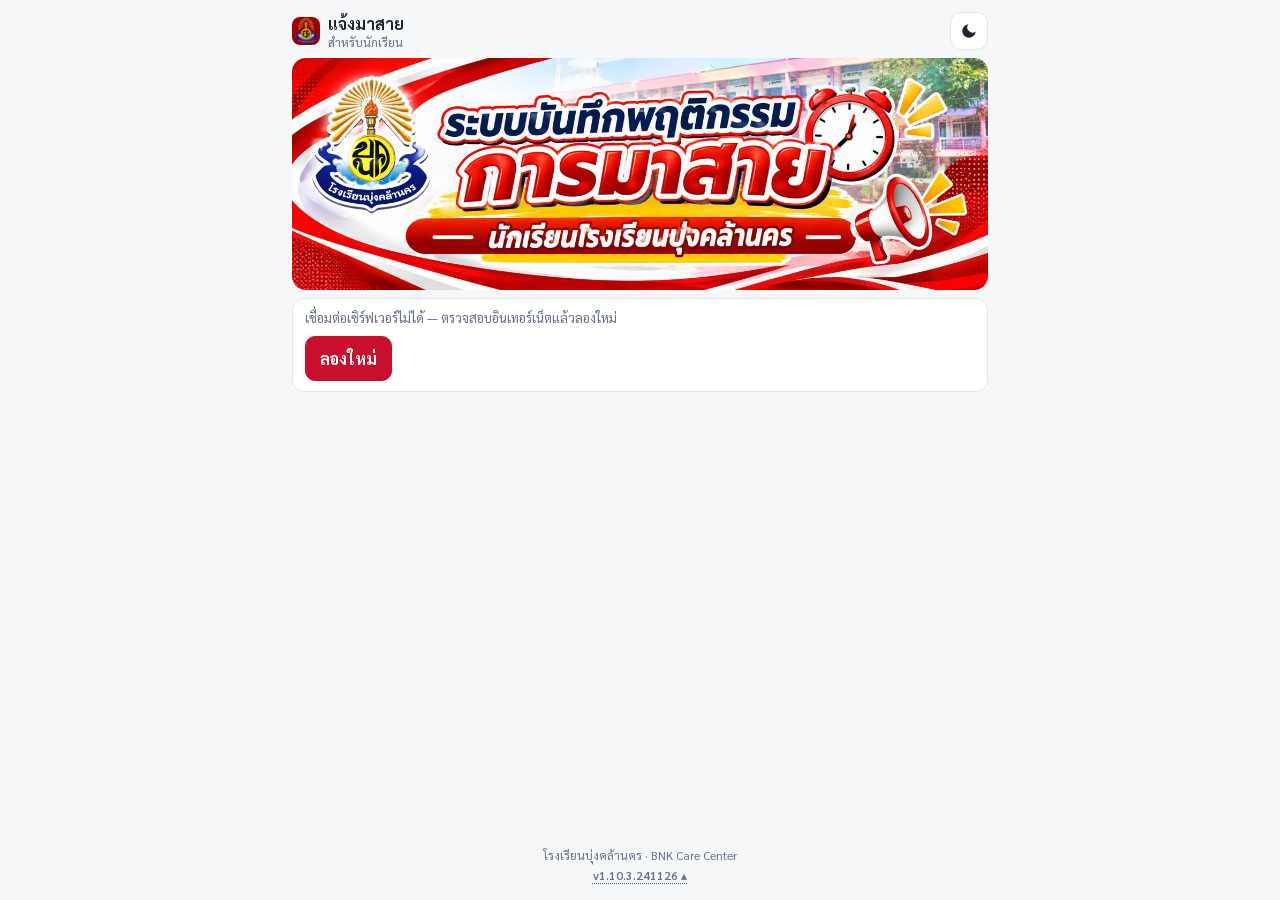
<file: student.html>
<!DOCTYPE html>
<html lang="th" data-theme="light"><head><meta charset="utf-8">
<meta name="viewport" content="width=device-width, initial-scale=1, viewport-fit=cover">
<title>BNK Care Center — แจ้งมาสาย</title>
<meta name="robots" content="noindex">
<meta name="description" content="สำหรับนักเรียน — แจ้งการมาสายด้วยตนเอง (เลือกห้อง ชื่อ และเหตุผล) · โรงเรียนบุ่งคล้านคร">
<meta property="og:type" content="website">
<meta property="og:site_name" content="BNK Care Center">
<meta property="og:title" content="แจ้งมาสาย — BNK Care Center">
<meta property="og:description" content="สำหรับนักเรียน — แจ้งการมาสายด้วยตนเอง (เลือกห้อง ชื่อ และเหตุผล) · โรงเรียนบุ่งคล้านคร">
<meta property="og:url" content="https://bnkacademic-commits.github.io/bnk-care-center/student.html">
<meta property="og:image" content="https://bnkacademic-commits.github.io/bnk-care-center/assets/og-student.jpg?v=1.10.3">
<meta property="og:image:width" content="1200"><meta property="og:image:height" content="630">
<meta name="twitter:card" content="summary_large_image">
<meta name="theme-color" content="#c8102e">
<link rel="icon" type="image/png" sizes="32x32" href="icons/favicon-32.png">
<link rel="icon" type="image/png" sizes="16x16" href="icons/favicon-16.png">
<script>try{if(localStorage.getItem("bnkcc_theme")==="dark")document.documentElement.setAttribute("data-theme","dark")}catch(e){}</script>
<link href="https://fonts.googleapis.com/css2?family=Sarabun:wght@400;600;700;800&display=swap" rel="stylesheet">
<link rel="stylesheet" href="assets/cc.css?v=1.10.3.241126">
</head><body><div class="wrap">
<div class="top" id="top"></div>
<img class="ban" src="assets/banner.jpg" alt="ระบบบันทึกพฤติกรรมการมาสาย นักเรียนโรงเรียนบุ่งคล้านคร" width="1300" height="433">
<div id="v"></div>
</div>
<script src="assets/cc.js?v=1.10.3.241126"></script>
<script>
/* หน้านักเรียน — แจ้งมาสายด้วยตนเอง (ไม่ต้องล็อกอิน) · เลือกห้อง → พิมพ์ชื่อ (ขึ้นชื่อใกล้เคียง ไม่แสดงทั้งห้อง) → เลือกเหตุผล
   ประหยัด: เปิดหน้า 1 ครั้ง (sboot) + โหลดรายชื่อเฉพาะห้องที่เลือก (จำไว้ในหน้า) + ส่ง 1 ครั้ง · ไม่มีการโหลดซ้ำอัตโนมัติ */
(function(){
const {$,esc,toast,api}=CC;
let B=null,room="",names=null,nv="",q="",pick=-1,reason="",other="",busy=false,done=null,ROOMS={};
CC.chrome("แจ้งมาสาย","สำหรับนักเรียน",{noApp:true}); // 1.02.2: ไม่ให้ติดตั้งเป็นแอป — เข้าด้วยการสแกน QR Code เท่านั้น
async function start(){
  $("#v").innerHTML='<div class="card mut">กำลังโหลด…</div>';
  try{B=await api("sboot");render()}catch(e){$("#v").innerHTML=`<div class="card"><div class="mut">${esc(e.message)}</div><button class="btn" id="retry" style="margin-top:8px">ลองใหม่</button></div>`}
}
function clock(){return B.selfOn?`<div class="clock${B.open?"":" off"}">● ${B.open?"เปิดให้กรอก":"ปิดอยู่ · เปิดให้กรอก"} ${esc(B.from)}–${esc(B.to)} น. · กรอกได้วันละ 1 ครั้ง</div>`:""}
function render(){
  if(!B.selfOn){$("#v").innerHTML='<div class="card center" style="padding:20px"><b>ปิดการแจ้งมาสายด้วยตนเองชั่วคราว</b><div class="mut" style="margin-top:6px">ติดต่อสภานักเรียนหรือครูกิจการนักเรียน</div></div>';return}
  if(done){$("#v").innerHTML=clock()+`<div class="card done"><div class="big">✅</div><b>บันทึกแล้ว</b><div>${esc(done.name)} · ${esc(done.room)}</div><div class="mut">${esc(CC.thD(done.date))} เวลา ${esc(done.time)} น.</div></div><button type="button" class="btn ghost blk" id="next">แจ้งคนถัดไป</button>`;return}
  if(!B.open){$("#v").innerHTML=clock()+'<div class="card center" style="padding:20px"><b>ยังไม่อยู่ในช่วงเวลาที่เปิดให้กรอก</b><div class="mut" style="margin-top:6px">เปิดให้แจ้งมาสายเวลา '+esc(B.from)+'–'+esc(B.to)+' น.</div><button type="button" class="btn ghost" id="retry" style="margin-top:12px">ลองใหม่</button></div>';return}
  const R=B.reasons||[];
  $("#v").innerHTML=clock()+`<div class="card">
  <div class="step"><i>1</i>เลือกห้อง</div><select id="rm" class="blk" style="margin-bottom:12px"><option value="">— เลือกห้อง —</option>${B.rooms.map(r=>`<option value="${esc(r[0])}"${r[0]===room?" selected":""}>${esc(r[1])}</option>`).join("")}</select>
  <div class="step"><i>2</i>พิมพ์ชื่อของตัวเอง</div><div id="nm"></div>
  <div class="step" style="margin-top:12px"><i>3</i>เหตุผลที่มาสาย</div>
  <div class="rs">${R.map(x=>`<button type="button" data-rs="${esc(x)}" class="${reason===x?"on":""}">${esc(x)}</button>`).join("")}<button type="button" data-rs="__o" class="${reason==="__o"?"on":""}">อื่นๆ (พิมพ์เอง)</button></div>
  ${reason==="__o"?`<input id="ot" class="blk" maxlength="100" placeholder="พิมพ์เหตุผล" value="${esc(other)}" style="margin-bottom:8px">`:""}
  <button type="button" class="btn blk" id="send" style="margin-top:6px">ส่งข้อมูลมาสาย</button><div class="red center" id="msg" style="margin-top:8px"></div></div>`;
  paintName();paintSend();
}
function paintName(){
  const b=$("#nm");if(!b)return;
  if(!room){b.innerHTML='<input class="blk" disabled placeholder="เลือกห้องก่อน">';return}
  if(!names){b.innerHTML='<div class="mut">กำลังโหลดรายชื่อห้อง…</div>';return}
  if(pick>=0){b.innerHTML=`<div class="sel"><span>✓ ${esc(names[pick])}</span><button type="button" id="unpick">เปลี่ยน</button></div>`;return}
  const a=document.activeElement&&document.activeElement.id==="nq";
  b.innerHTML=`<input id="nq" class="blk" placeholder="พิมพ์ชื่อ (ไม่ต้องใส่คำนำหน้า)" value="${esc(q)}" autocomplete="off"><div id="sg"></div><div class="mut" style="margin-top:4px">พิมพ์อย่างน้อย 2 ตัวอักษร แล้วแตะชื่อของตัวเอง</div>`;
  paintSug();if(a){const i=$("#nq");i.focus();i.setSelectionRange(i.value.length,i.value.length)}
}
function paintSug(){
  const b=$("#sg");if(!b)return;
  if(CC.norm(q).length<2){b.innerHTML="";return}
  const L=names.map((n,i)=>[n,i]).filter(x=>CC.hit(x[0],q)).slice(0,6);
  b.innerHTML=`<div class="sug">${L.map(x=>`<button type="button" data-nm="${x[1]}"><span>${CC.mark(x[0],q)}</span></button>`).join("")||'<div class="empty" style="padding:10px">ไม่พบชื่อในห้องนี้ — ตรวจสอบห้องหรือการสะกด</div>'}</div>`;
}
function paintSend(){const s=$("#send");if(!s)return;const r=reason==="__o"?other.trim():reason;s.disabled=busy||!room||pick<0||!r;s.textContent=busy?"กำลังส่ง…":"ส่งข้อมูลมาสาย"}
async function loadRoom(id){
  names=null;pick=-1;paintName();paintSend();
  try{if(!ROOMS[id]){const d=await api("sroom",{roomId:id});ROOMS[id]=d;nv=d.v}if(room===id){names=ROOMS[id].list;nv=ROOMS[id].v;paintName()}}catch(e){toast(e.message)}
}
async function send(){
  const r=reason==="__o"?other.trim():reason;if(busy||pick<0||!r)return;busy=true;paintSend();const m=$("#msg");m.textContent="";
  try{done=await api("self",{roomId:room,i:pick,name:names[pick],v:nv,reason:r});room="";names=null;pick=-1;q="";reason="";other="";render()}
  catch(e){if(e.code==="stale"){ROOMS={};const id=room;loadRoom(id)}else if(e.code==="closed"){B.open=false;render();return}m.textContent=e.message}
  finally{busy=false;paintSend()}
}
document.addEventListener("change",e=>{if(e.target.id==="rm"){room=e.target.value;q="";if(room)loadRoom(room);else{names=null;pick=-1;paintName();paintSend()}}});
document.addEventListener("input",e=>{if(e.target.id==="nq"){q=e.target.value;paintSug()}else if(e.target.id==="ot"){other=e.target.value;paintSend()}});
document.addEventListener("click",e=>{
  const t=e.target;
  if(t.id==="retry"){start();return}
  if(t.id==="next"){done=null;render();return}
  const n=t.closest("[data-nm]");if(n){pick=+n.dataset.nm;paintName();paintSend();return}
  if(t.closest("#unpick")){pick=-1;paintName();paintSend();const i=$("#nq");if(i)i.focus();return}
  const rs=t.closest("[data-rs]");if(rs){reason=rs.dataset.rs;document.querySelectorAll("[data-rs]").forEach(b=>b.classList.toggle("on",b===rs));const s=document.querySelector(".rs");const ot=$("#ot");if(reason==="__o"&&!ot){s.insertAdjacentHTML("afterend",`<input id="ot" class="blk" maxlength="100" placeholder="พิมพ์เหตุผล" value="${esc(other)}" style="margin-bottom:8px">`);$("#ot").focus()}else if(reason!=="__o"&&ot)ot.remove();paintSend();return}
  if(t.closest("#send")){send();return}
});
start();
})();
</script>
</body></html>
</file>
<file: assets/cc.css>
/* BNK Care Center 1.02.0 — สไตล์รวมของ 3 หน้า (ครู · สภานักเรียน · นักเรียน) · ค่าเริ่มต้นธีมสว่าง */
:root{--bg:#f6f7f9;--card:#fff;--tx:#1d2330;--mut:#667085;--ln:#e3e6ec;--pri:#c8102e;--prib:#fdeaea;--acc:#ffc928;--navy:#2b1a6e;--navyb:#efe9ff;--red:#c62828;--redb:#fde8e8;--grn:#1b7a3d;--grnb:#e3f5ea;--yel:#9a6700;--yelb:#fff4d6;--sh:0 8px 24px rgba(16,24,40,.12);color-scheme:light}
:root[data-theme="dark"]{--bg:#14171d;--card:#1e232c;--tx:#eceff4;--mut:#9aa4b5;--ln:#2e3542;--pri:#ff6b6b;--prib:#3d2220;--acc:#ffc928;--navy:#b9a8ff;--navyb:#2b2547;--red:#ff8a80;--redb:#42221f;--grn:#6fd49a;--grnb:#1c3a29;--yel:#f5c451;--yelb:#3a3020;--sh:0 8px 24px rgba(0,0,0,.45);color-scheme:dark}
html{scroll-padding-top:env(safe-area-inset-top,0px)}
*{box-sizing:border-box}body{margin:0;background:var(--bg);color:var(--tx);font:16px/1.45 Sarabun,"Noto Sans Thai",system-ui,sans-serif;min-height:100vh;display:flex;flex-direction:column}
.wrap{max-width:720px;width:100%;margin:0 auto;padding:12px 12px 4px;flex:1}
button{cursor:pointer}
.mut{color:var(--mut);font-size:13px}.red{color:var(--red);font-weight:600}
select,input,textarea{font:inherit;padding:9px 10px;border:1px solid var(--ln);border-radius:10px;background:var(--card);color:var(--tx);min-width:0}
/* 1.06.1: ฟอนต์ Sarabun มีสระบน/วรรณยุกต์/หางล่างสูงกว่าบรรทัด — มือถือ (iOS/Android) ตัดตัวอักษรในช่องกรอก จึงเผื่อความสูงบรรทัดในช่องบรรทัดเดียว (ความสูงช่องเท่าเดิม) */
/* 1.07.1: ความสูงช่องคงที่ + line-height ปกติของฟอนต์ — ข้อความ/ข้อความตัวอย่างอยู่กึ่งกลางทุกเบราว์เซอร์ (เดิม line-height 1.8 ทำให้ Safari/บางเครื่องตัวหนังสือตกลงล่าง) และไม่ตัดสระบน/หางล่าง */
input:not([type=checkbox]):not([type=radio]):not([type=range]):not([type=file]),select{line-height:normal;height:44px;padding-top:0;padding-bottom:0}
input::placeholder{line-height:normal}
input:focus,select:focus,textarea:focus{outline:2px solid color-mix(in srgb,var(--pri) 45%,transparent);outline-offset:0;border-color:var(--pri)}
.card{background:var(--card);border:1px solid var(--ln);border-radius:12px;padding:10px 12px;margin-bottom:10px}
.btn{padding:10px 14px;border-radius:10px;border:1px solid var(--pri);background:var(--pri);color:#fff;font:inherit;font-weight:700}
.btn.blk{display:block;width:100%}.btn:disabled{opacity:.55;cursor:default}
.btn.ghost{background:var(--card);color:var(--tx);border-color:var(--ln)}
.link{background:none;border:0;color:var(--mut);font:inherit;text-decoration:underline;padding:4px 0}
.ban{display:block;width:100%;height:auto;border-radius:14px;margin-bottom:8px;aspect-ratio:1300/433;background:var(--card);object-fit:cover}
.sub{color:var(--mut);font-size:13px}

/* แถบบน: ชื่อหน้า + ปุ่มติดตั้งแอป / ธีม */
.top{display:flex;align-items:center;gap:8px;margin-bottom:8px}
.top .ttl{flex:1;min-width:0;display:flex;align-items:center;gap:8px;font-weight:700}
.top .ttl img{width:28px;height:28px;border-radius:8px}
.top .ttl small{display:block;font-weight:400;color:var(--mut);font-size:12px;line-height:1.2}
.ib{width:38px;height:38px;border-radius:11px;border:1px solid var(--ln);background:var(--card);color:var(--tx);display:inline-flex;align-items:center;justify-content:center;flex:none}
.ib svg{width:18px;height:18px}.ib[hidden]{display:none}
.st{font-size:12px;padding:2px 8px;border-radius:99px;background:var(--grnb);color:var(--grn);flex:none}.st.off{background:var(--redb);color:var(--red)}

/* ผู้ใช้ / ลิงก์ไปหน้าอื่น / แท็บ */
.who{display:flex;justify-content:space-between;align-items:center;gap:8px;font-size:13px;color:var(--mut);margin:0 2px 8px}
.who b{color:var(--tx)}
.role{font-size:11px;font-weight:700;border-radius:99px;padding:2px 8px;background:var(--navyb);color:var(--navy);margin-left:4px;white-space:nowrap}
.role.care{background:var(--prib);color:var(--pri)}
/* 1.06.1: ปุ่มไปหน้าอื่น — การ์ดไอคอน (หน้าครู) */
.lk-h{display:flex;align-items:center;gap:8px;color:var(--mut);font-size:13px;margin:14px 2px 8px}.lk-h:before,.lk-h:after{content:"";flex:1;height:1px;background:var(--ln)}
.lkA{display:grid;grid-template-columns:repeat(3,1fr);gap:8px;margin-bottom:10px}.lkA.two{grid-template-columns:repeat(2,1fr)}
.lkA a{display:flex;flex-direction:column;align-items:center;gap:5px;text-align:center;padding:12px 6px 10px;border-radius:14px;background:var(--card);border:1px solid var(--ln);color:var(--tx);text-decoration:none;box-shadow:0 1px 2px rgba(16,24,40,.05);transition:border-color .15s,transform .15s}
.lkA a:hover{border-color:var(--c)}.lkA a:active{transform:scale(.97)}
.lkA i{width:40px;height:40px;border-radius:12px;display:flex;align-items:center;justify-content:center;background:var(--c2);color:var(--c)}.lkA i svg{width:20px;height:20px}
.lkA b{font-size:13.5px;line-height:1.3}.lkA small{font-size:11.5px;color:var(--mut);line-height:1.3}
.c-n{--c:var(--navy);--c2:var(--navyb)}.c-g{--c:var(--grn);--c2:var(--grnb)}.c-r{--c:var(--pri);--c2:var(--prib)}
.tabs{display:flex;gap:6px;margin:4px 0 10px}.tabs button{flex:1;padding:10px;border:1px solid var(--ln);background:var(--card);color:var(--tx);border-radius:10px;font:inherit;font-weight:600}
.tabs button.on{background:var(--pri);color:#fff;border-color:var(--pri);box-shadow:inset 0 -3px 0 var(--acc)}

/* ตัวเลือกนักเรียน (กรองห้อง + ค้นชื่อ) + รายชื่อที่เลือก */
.flt{display:flex;gap:6px;margin-bottom:6px}.flt select{width:40%;flex:none}.flt input{flex:1}
.res{max-height:min(46vh,420px);overflow-y:auto;margin:0 -4px;padding:0 4px}
.r{display:flex;align-items:center;gap:8px;padding:7px 2px;border-top:1px solid var(--ln);font-size:15px}.r:first-child{border-top:0}
.r .rm{color:var(--mut);font-size:12px;width:52px;flex:none}.r .n{flex:1;min-width:0;overflow-wrap:anywhere}
.add{font:inherit;font-size:12.5px;font-weight:700;border:1px solid var(--pri);color:var(--pri);background:var(--card);border-radius:99px;padding:3px 11px;flex:none;white-space:nowrap}
.add.in{background:var(--pri);color:#fff}
.tagx{font-size:12px;color:var(--red);font-weight:700;flex:none}
.bk{background:color-mix(in srgb,var(--acc) 10%,var(--card));border:1.5px solid var(--acc);border-radius:12px;padding:9px 11px;margin-bottom:10px}
.bk h4{margin:0 0 6px;font-size:15px;display:flex;justify-content:space-between;align-items:center}
.tg{display:inline-flex;align-items:center;gap:6px;background:var(--card);border:1px solid var(--ln);border-radius:99px;padding:2px 4px 2px 10px;font-size:13.5px;margin:0 4px 6px 0}
.tg button{border:0;width:20px;height:20px;border-radius:50%;background:var(--ln);color:var(--mut);font-size:12px;line-height:1;padding:0}
.empty{color:var(--mut);font-size:13px;padding:4px 0}

/* หัก / เพิ่มคะแนน */
.sw{display:flex;gap:6px;margin:4px 0 8px}.sw button{flex:1;padding:9px;border-radius:10px;font:inherit;font-weight:700;border:1px solid var(--ln);background:var(--card);color:var(--tx)}
.sw button.m.on{background:var(--redb);color:var(--red);border-color:var(--red)}.sw button.p.on{background:var(--grnb);color:var(--grn);border-color:var(--grn)}
.items{display:flex;flex-wrap:wrap;gap:6px;margin:4px 0 8px}.items button{border:1px solid var(--ln);background:var(--card);color:var(--tx);border-radius:99px;padding:6px 12px;font:inherit;font-size:14px}
.items button.on.m{background:var(--red);border-color:var(--red);color:#fff}.items button.on.p{background:var(--grn);border-color:var(--grn);color:#fff}
.cus{display:flex;gap:6px;margin-bottom:8px}.cus input:first-child{flex:1}.cus input:last-child{width:92px}
.fld{width:100%;margin-bottom:8px}

/* รายการ / ประวัติ */
.hi{display:flex;gap:10px;align-items:flex-start;padding:9px 0;border-top:1px solid var(--ln);font-size:14px}.hi:first-child{border-top:0}
.pt{flex:none;min-width:46px;text-align:center;font-weight:800;border-radius:8px;padding:2px 4px;background:var(--redb);color:var(--red)}.pt.p{background:var(--grnb);color:var(--grn)}.pt.t{background:var(--navyb);color:var(--navy);font-weight:700}
.hi small{display:block;color:var(--mut);font-size:12px}.hi .grow{flex:1;min-width:0}
.x{margin-left:auto;background:none;border:0;color:var(--red);font:inherit;font-size:13px;text-decoration:underline;padding:2px 0;flex:none}
.hd{display:flex;justify-content:space-between;align-items:center;font-weight:700;margin-bottom:2px}

/* คะแนน */
.srow{display:flex;align-items:center;gap:10px;width:100%;padding:10px 4px;border:0;border-top:1px solid var(--ln);background:none;color:var(--tx);font:inherit;text-align:left}.srow:first-child{border-top:0}
.srow .no{width:28px;color:var(--mut);text-align:right;flex:none}.srow .nm{flex:1}.srow .sc{font-weight:800;min-width:46px;text-align:center;border-radius:8px;padding:2px 6px}
.lv-good{background:var(--grnb);color:var(--grn)}.lv-fair{background:var(--yelb);color:var(--yel)}.lv-low{background:var(--redb);color:var(--red)}
.st1{display:flex;gap:14px;align-items:center}
.ring{width:88px;height:88px;border-radius:50%;display:flex;align-items:center;justify-content:center;flex:none}
.ring div{width:70px;height:70px;border-radius:50%;background:var(--card);display:flex;flex-direction:column;align-items:center;justify-content:center;line-height:1}.ring b{font-size:25px}.ring small{font-size:11px;color:var(--mut)}
.lvp{display:inline-block;font-weight:700;font-size:12px;border-radius:99px;padding:2px 10px}
.back{background:none;border:0;color:var(--pri);font:inherit;font-weight:600;padding:4px 0 8px}

/* PIN */
.pin{text-align:center;padding:20px 14px}.pin b.t{font-size:18px}
.dots{display:flex;gap:9px;justify-content:center;margin:14px 0 16px}.dots i{width:40px;height:48px;border:2px solid var(--ln);border-radius:12px;background:var(--card);display:flex;align-items:center;justify-content:center}
.dots i.f{border-color:var(--pri)}.dots i.f::after{content:"";width:12px;height:12px;border-radius:50%;background:var(--tx)}.dots i.x{opacity:.45;border-style:dashed;margin-left:0;padding:0;font-size:inherit;text-decoration:none;color:inherit}/* 1.07.2: กันชนกับ .x (ปุ่มลบ) ที่ดันช่องไปขวา */
.kp{display:grid;grid-template-columns:repeat(3,1fr);gap:9px;max-width:290px;margin:0 auto}.kp button{background:var(--card);border:1px solid var(--ln);border-radius:14px;padding:13px 0;font:inherit;font-size:22px;color:var(--tx)}
.kp button.ok{background:var(--pri);border-color:var(--pri);color:#fff;font-size:17px;font-weight:700}.kp button.dl{font-size:16px;color:var(--mut)}.kp button:disabled{opacity:.45}

/* ผู้บันทึก (สภา) */
.rec{display:flex;align-items:center;gap:9px;background:var(--navyb);border-radius:12px;padding:8px 10px;margin-bottom:10px;font-size:14px}
.av{width:32px;height:32px;border-radius:50%;background:var(--navy);color:var(--card);display:flex;align-items:center;justify-content:center;font-weight:800;flex:none}
.rec .grow{flex:1;min-width:0}.rec button{background:none;border:0;color:var(--navy);font:inherit;text-decoration:underline;flex:none}

/* ค้นชื่อแบบขึ้นชื่อใกล้เคียง */
.sug{border:1px solid var(--ln);border-radius:10px;background:var(--card);margin-top:4px;box-shadow:var(--sh);overflow:hidden}
.sug button{display:flex;gap:8px;width:100%;text-align:left;padding:10px 12px;border:0;border-top:1px solid var(--ln);background:none;color:var(--tx);font:inherit}.sug button:first-child{border-top:0}
.sug button:hover,.sug button:focus{background:var(--prib);outline:0}.sug u{text-decoration:none;font-weight:800;color:var(--pri)}.sug .mut{margin-left:auto}

/* หน้านักเรียน */
.step{display:flex;align-items:center;gap:7px;font-weight:700;font-size:15px;margin:2px 0 6px}.step i{font-style:normal;width:22px;height:22px;border-radius:50%;background:var(--pri);color:#fff;display:inline-flex;align-items:center;justify-content:center;font-size:12px}
.blk{display:block;width:100%}
.rs{display:grid;grid-template-columns:1fr 1fr;gap:7px;margin:4px 0 8px}.rs button{border:1px solid var(--ln);background:var(--card);color:var(--tx);border-radius:10px;padding:10px 6px;font:inherit;font-size:14px}
.rs button.on{border-color:var(--pri);background:var(--prib);color:var(--pri);font-weight:700}
.clock{text-align:center;font-size:13px;color:var(--grn);background:var(--grnb);border-radius:99px;padding:4px 10px;margin-bottom:10px}.clock.off{color:var(--red);background:var(--redb)}
.sel{display:flex;align-items:center;gap:8px;border:1.5px solid var(--grn);background:var(--grnb);color:var(--grn);border-radius:10px;padding:9px 12px;font-weight:700}.sel span{flex:1}.sel button{background:none;border:0;color:inherit;text-decoration:underline;font:inherit;font-weight:400}
.done{text-align:center;padding:18px 12px;background:var(--grnb);border-color:color-mix(in srgb,var(--grn) 40%,transparent)}
.done .big{font-size:40px;line-height:1}.done b{color:var(--grn);font-size:19px;display:block;margin:4px 0}

/* ท้ายเว็บ: เลขรุ่น (กดได้) */
.foot{text-align:center;color:var(--mut);font-size:12px;padding:10px 12px calc(14px + env(safe-area-inset-bottom,0px))}
.vw{position:relative;display:inline-block}
.vb{background:none;border:0;color:var(--mut);font:inherit;font-weight:600;text-decoration:underline dotted;text-underline-offset:3px;padding:2px 4px}
.vm{position:absolute;bottom:calc(100% + 6px);left:50%;transform:translateX(-50%);min-width:210px;background:var(--card);border:1px solid var(--ln);border-radius:12px;box-shadow:var(--sh);overflow:hidden;z-index:40;text-align:left}
.vm[hidden]{display:none}.vm button{display:flex;gap:8px;align-items:center;width:100%;padding:10px 14px;border:0;border-top:1px solid var(--ln);background:none;color:var(--tx);font:inherit;font-size:14px;font-weight:600}.vm button:first-child{border-top:0}.vm button:hover{background:var(--prib)}
.vm svg{width:16px;height:16px;color:var(--pri)}

/* การ์ดแจ้งเวอร์ชันใหม่ · ป็อปอัป · toast */
.upd{position:fixed;z-index:90;left:12px;right:12px;bottom:calc(12px + env(safe-area-inset-bottom,0px));max-width:340px;margin-left:auto;background:var(--card);color:var(--tx);border:1px solid var(--ln);border-radius:16px;box-shadow:var(--sh);padding:14px}
.upd b{display:flex;align-items:center;gap:8px;font-size:15px;padding-right:30px}.upd b svg{width:20px;height:20px;color:var(--grn)}
.upd p{margin:4px 0 10px;color:var(--mut);font-size:13px}.upd .row{display:flex;justify-content:flex-end;gap:8px}
.upd .row button{padding:7px 12px;border-radius:9px;font:inherit;font-size:14px;font-weight:700;border:1px solid var(--ln);background:var(--bg);color:var(--tx)}.upd .row .go{background:var(--grn);border-color:var(--grn);color:#fff}
.upd .cl{position:absolute;top:8px;right:8px;width:28px;height:28px;border-radius:8px;border:0;background:var(--pri);color:#fff;font-weight:700}
.mdl{position:fixed;inset:0;background:rgba(15,23,42,.55);z-index:80;display:flex;align-items:center;justify-content:center;padding:16px}
.mdl[hidden]{display:none}.mdl .box{background:var(--card);color:var(--tx);border-radius:18px;max-width:420px;width:100%;padding:18px;box-shadow:var(--sh);max-height:90vh;overflow-y:auto}
.mdl .hd2{display:flex;gap:10px;align-items:center;margin-bottom:10px}.mdl .hd2 img{width:44px;height:44px;border-radius:11px}
.mdl ol{padding-left:20px;margin:6px 0 14px}.mdl li{margin:5px 0}
#toast{position:fixed;left:50%;transform:translateX(-50%);bottom:calc(18px + env(safe-area-inset-bottom,0px));background:#222;color:#fff;padding:9px 14px;border-radius:10px;display:none;font-size:14px;z-index:95;max-width:calc(100% - 32px);text-align:center}
.lgx input{width:100%;margin:6px 0}.lgx .btn{width:100%;margin-top:6px}
.center{text-align:center}
/* 1.03.0: รายการ "มาสาย" (สีกรมท่า) · หัวข้อเลือกรายการ */
.items button.lt{border-color:var(--navy);color:var(--navy);font-weight:700}.items button.lt.on{background:var(--navy);border-color:var(--navy);color:var(--card)}
.lb{font-weight:700;font-size:14px;margin:6px 0 2px}

/* 1.03.1: วงกลมคะแนน (เขียว/น้ำเงินซ้อน/แดง) */
.sring{position:relative;width:96px;height:96px;flex:none}.sring svg{width:100%;height:100%;transform:rotate(-90deg);display:block}
.sring .in{position:absolute;inset:0;display:flex;flex-direction:column;align-items:center;justify-content:center;line-height:1}
.sring b{font-size:26px;font-weight:800}.sring small{font-size:10.5px;color:var(--mut,#667085);margin-top:3px;white-space:nowrap}
.sring.neg b{color:#dc2626}.sring.over b{color:#2563eb}
:root[data-theme="dark"]{--ring-track:#2e3542}

/* 1.05.0: รูปหลักฐาน + รายงาน PDF */
.phs{margin:8px 0 2px}.phl{font-weight:700;font-size:14px;margin-bottom:6px}
.pht{display:flex;flex-wrap:wrap;gap:8px;margin-bottom:4px}
.ph{position:relative;width:76px;height:76px;border-radius:10px;overflow:hidden;background:var(--line,#e2e8f0)}.ph img{width:100%;height:100%;object-fit:cover;display:block}
.ph button{position:absolute;top:3px;right:3px;width:22px;height:22px;border-radius:50%;border:0;background:rgba(15,23,42,.75);color:#fff;font-size:12px;cursor:pointer;line-height:22px;padding:0}
.phadd{width:76px;height:76px;border-radius:10px;border:2px dashed var(--red,#c8102e);color:var(--red,#c8102e);display:flex;flex-direction:column;align-items:center;justify-content:center;font-weight:800;font-size:20px;cursor:pointer}.phadd span{font-size:11px;font-weight:700}
.phb{border:0;background:#eef2ff;color:#4338ca;border-radius:99px;padding:0 8px;font:inherit;font-size:12px;font-weight:700;cursor:pointer;margin-left:4px}
.evs{display:flex;flex-wrap:wrap;gap:6px}.evs:empty{display:none}.evs{margin-top:6px}
.evt{width:92px;height:70px;border-radius:8px;overflow:hidden;background:var(--line,#e2e8f0);display:flex;align-items:center;justify-content:center;font-size:11px;cursor:zoom-in}.evt img{width:100%;height:100%;object-fit:cover}
.evt.bad{flex-direction:column;gap:3px;padding:4px;text-align:center;color:#b91c1c;cursor:default;line-height:1.2}.evre{border:0;border-radius:6px;background:#16a34a;color:#fff;font:inherit;font-size:11px;padding:2px 8px;cursor:pointer}[data-theme="dark"] .evt.bad{color:#fca5a5}
.zoom{position:fixed;inset:0;z-index:9999;background:rgba(0,0,0,.88);display:flex;align-items:center;justify-content:center;padding:12px}.zoom img{max-width:100%;max-height:100%;object-fit:contain}
.zoom button{position:absolute;top:12px;right:12px;width:38px;height:38px;border-radius:50%;border:0;background:rgba(255,255,255,.18);color:#fff;font-size:18px}
.phup{cursor:pointer;white-space:nowrap}
.rpt{margin-top:12px;background:#dc2626}
[data-theme="dark"] .phb{background:rgba(99,102,241,.25);color:#c7d2fe}
/* 1.05.1: รูปสมาชิกสภานักเรียน · การ์ดครู · ปุ่มออก · ป็อปอัปถาม · ตาแสดงรหัส */
.cav{width:36px;height:36px;flex:none;display:block}.cav .b{fill:var(--pri)}.cav .s{fill:#fff}.cav .g{fill:none;stroke:var(--pri);stroke-width:1.8;stroke-linecap:round}.cav .a{fill:#6b2fa0}.cav .w{stroke:#fff;stroke-width:2}
.me{display:flex;align-items:center;gap:10px;background:var(--card);border:1px solid var(--ln);border-radius:12px;padding:8px 10px;margin-bottom:8px}
.me .pic{width:42px;height:42px;border-radius:50%;object-fit:cover;flex:none;border:2px solid var(--prib);background:var(--prib);color:var(--pri);display:flex;align-items:center;justify-content:center;font-weight:800;font-size:17px}
.me .nm{flex:1;min-width:0;font-size:14px;line-height:1.35}.me .nm b{display:block;white-space:nowrap;overflow:hidden;text-overflow:ellipsis}.me .role{margin-left:0}
.out{display:inline-flex;align-items:center;gap:5px;padding:7px 11px;border-radius:10px;border:1px solid var(--ln);background:var(--card);color:var(--mut);font:inherit;font-size:13px;font-weight:700;flex:none}
.out svg{width:16px;height:16px}.out:hover{color:var(--pri);border-color:var(--pri)}
.mdl.ask .box{max-width:340px;text-align:center;padding:20px 16px 14px}
.ask .ai{width:52px;height:52px;border-radius:50%;background:var(--prib);color:var(--pri);display:flex;align-items:center;justify-content:center;margin:0 auto 8px}.ask .ai svg{width:26px;height:26px}
.ask .at{display:block;font-size:17px}.ask .am{margin-top:4px;font-size:14px;white-space:pre-line}.ask .ab{display:flex;gap:8px;margin-top:14px}.ask .ab .btn{flex:1}
.pw{position:relative;display:block}.pw input{width:100%;padding-right:44px}
.pw .eye{position:absolute;right:4px;top:50%;transform:translateY(-50%);width:36px;height:36px;border:0;background:none;color:var(--mut);display:flex;align-items:center;justify-content:center;border-radius:8px;padding:0}
.pw .eye svg{width:20px;height:20px}.pw .eye.on{color:var(--pri)}
/* 1.08.0: ป็อปอัปเปิดอยู่ = หน้าหลังเลื่อนไม่ได้ */
html.scroll-locked{overflow:hidden;scrollbar-gutter:stable}html.scroll-locked body{overscroll-behavior:none}
/* 1.08.1: แท็กผู้บันทึก (ฟ้า = นักเรียนบันทึกเอง · ม่วง = สภานักเรียน · เขียวอมฟ้า = ครู) */
.hh{display:flex;justify-content:space-between;align-items:flex-start;gap:8px}
.who{display:inline-block;flex-shrink:0;border-radius:99px;padding:0 9px;font-size:11.5px;font-weight:700;white-space:nowrap;line-height:1.75}
.who.s{background:#e0f2fe;color:#0369a1}.who.c{background:#ede9fe;color:#6d28d9}.who.t{background:#ccfbf1;color:#0f766e}
[data-theme="dark"] .who.s{background:rgba(14,165,233,.2);color:#7dd3fc}[data-theme="dark"] .who.c{background:rgba(139,92,246,.22);color:#c4b5fd}[data-theme="dark"] .who.t{background:rgba(20,184,166,.2);color:#5eead4}
.nw{white-space:nowrap}
</file>
